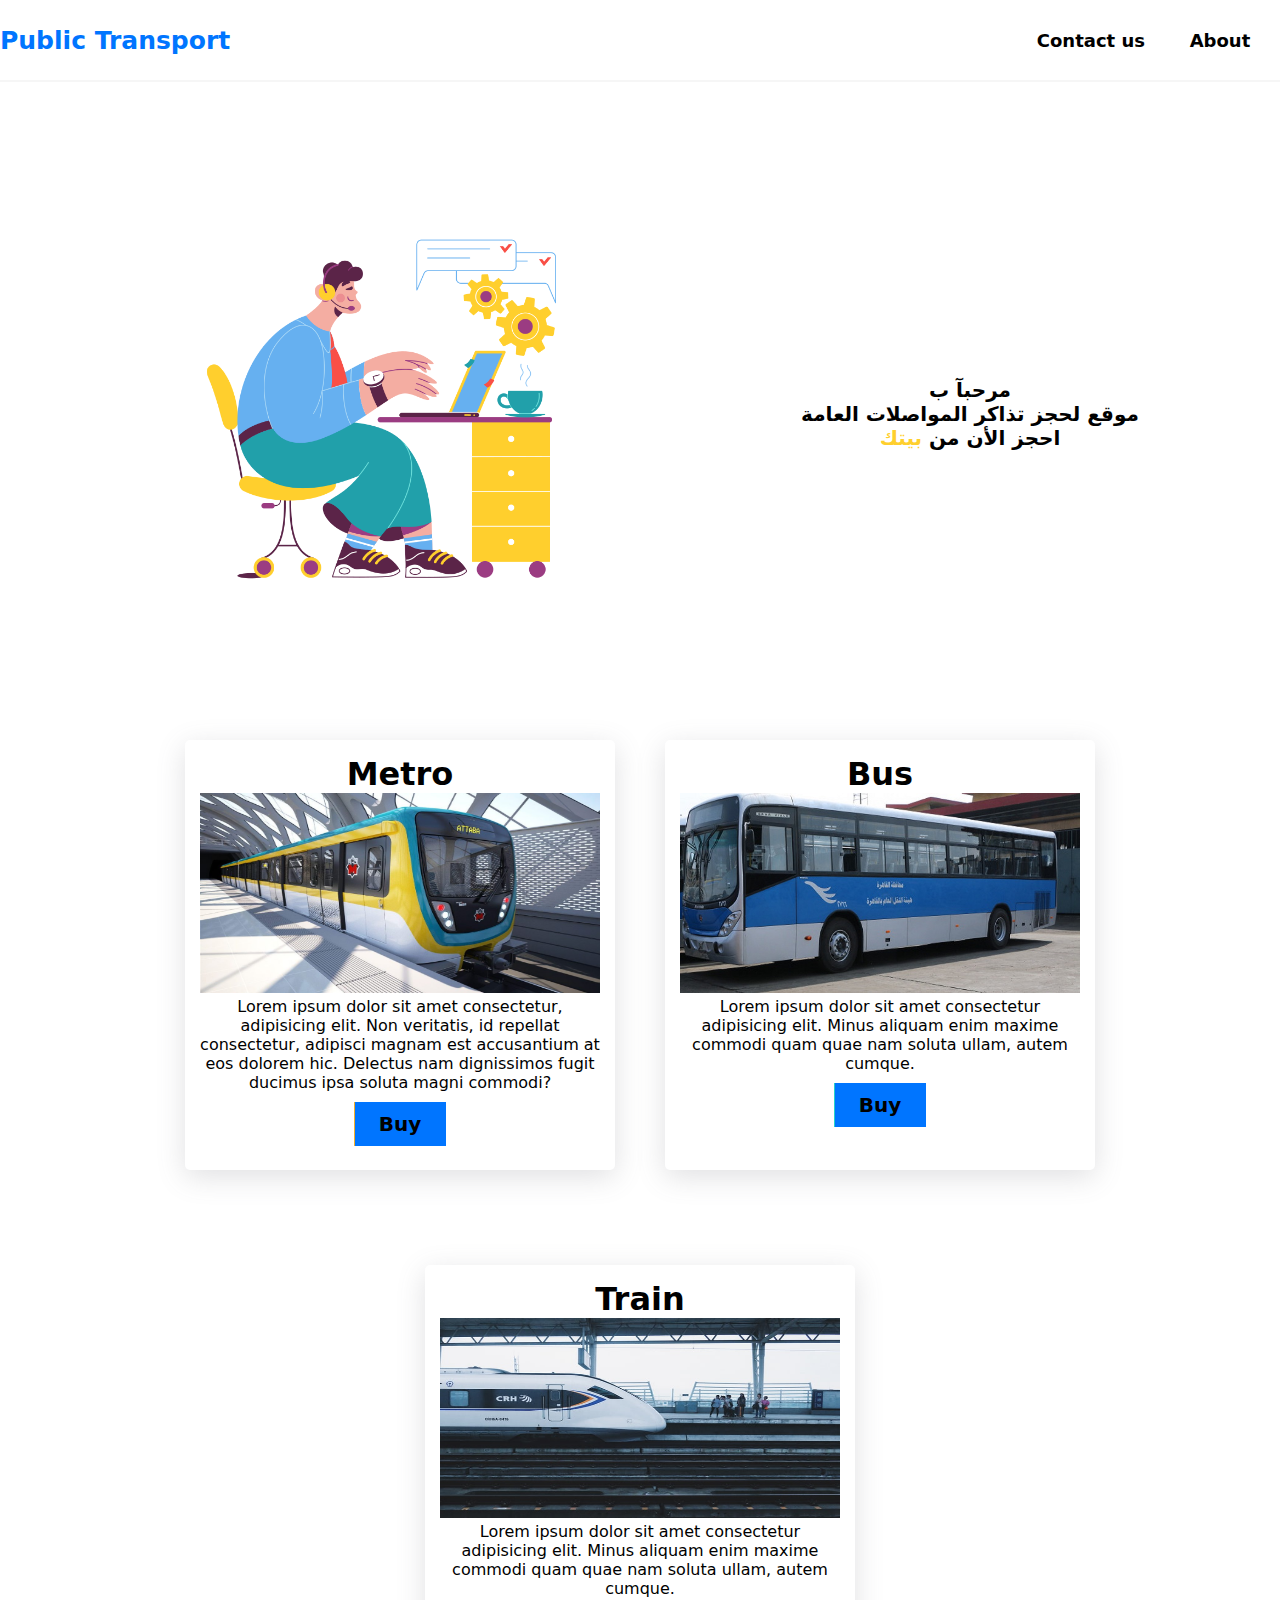
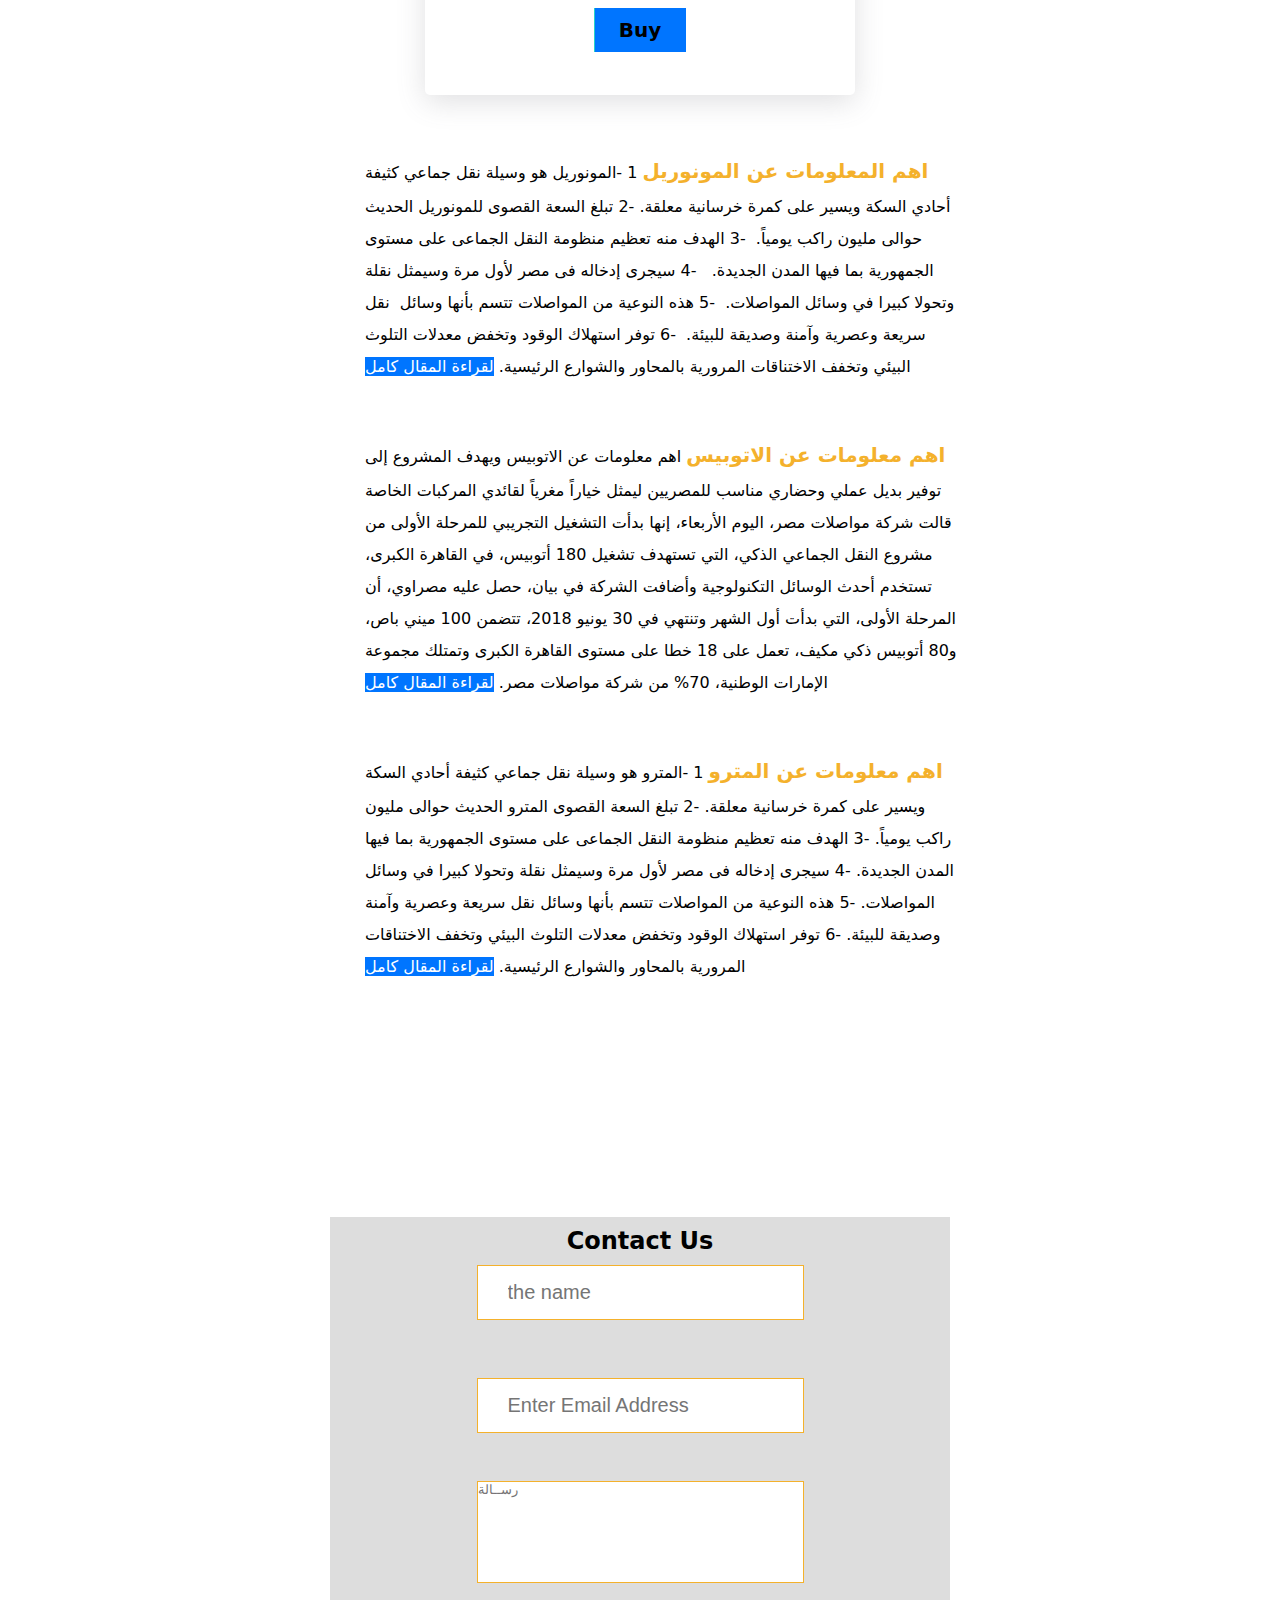
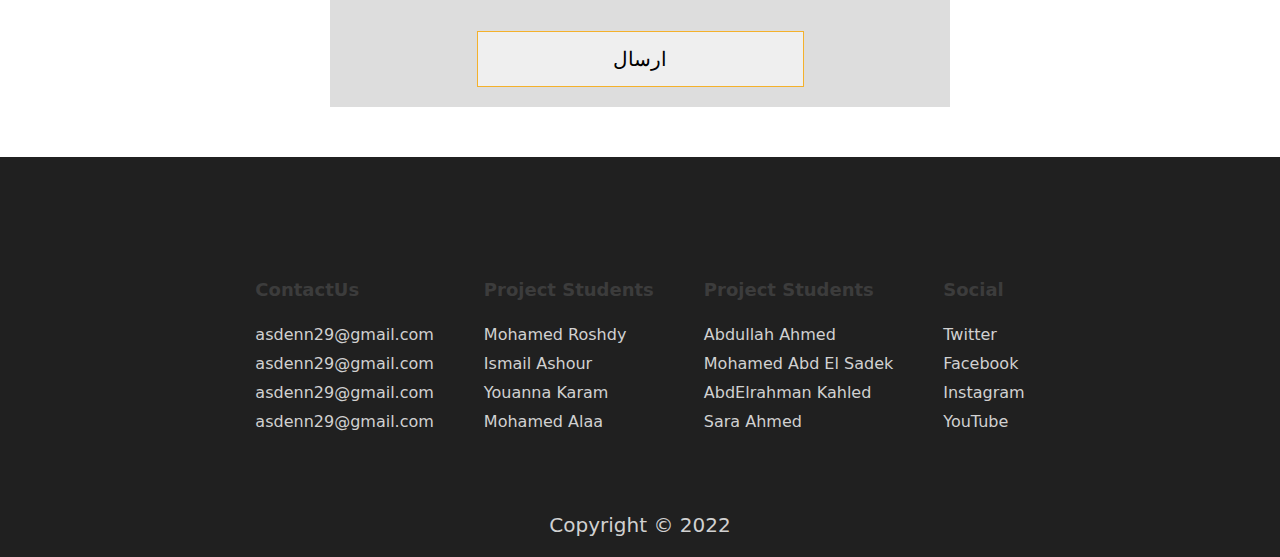
<file: index.html>
<!DOCTYPE html>
<html lang="en">

<head>
    <meta charset="UTF-8">
    <meta http-equiv="X-UA-Compatible" content="IE=edge">
    <meta name="viewport" content="width=device-width, initial-scale=1.0">
    <link rel="icon" href="./imgs/train.png">
    <link rel="stylesheet" href="./css/main.css">
    <link rel="stylesheet" href="./html/monorailArticle.html">
    <title>Public Transport</title>
</head>

<body>
    <!--بداية كود الهيدر-->
    <div class="header">
        <div class="container">
            <div class="name-header">Public Transport</div>

            <div class="right-nav">
                <div class="link-header">
                    <!-- <a href="./html/login.html" target="blank">Login</a> -->
                    <a href="#contactUs">Contact us</a>
                    <a href="#about">About</a>                    
                    <!-- <a href="./index.html">Home </a> -->
                </div>
            </div>
        </div>
    </div>
    <!--نهاية كود الهيدر-->

    <!-- بداية كود الكونتينر بيدج -->

    <div class="container-page">
        <!-- بداية كود اول ديف -->
        <div class="Welcome-site">
            <div class="imgs">
                <img src="./imgs/sammy-service-support.png" alt="">
            </div>

            <div class="text">
                <p id="text1"></p>
                <p>موقع لحجز تذاكر المواصلات العامة</p>
                <p>احجز الأن من <span>بيتك</span></p>
            </div>
        </div>
        <!-- نهاية كود اول ديف -->

        <!-- بداية كود المنتجات -->

        <div class="products" id="products">


            <div class="box">
                <h1>Metro</h1>
                <img src="./metro/Graduation Project/imgmetro.jpg">
                <p>Lorem ipsum dolor sit amet consectetur, adipisicing elit. Non veritatis, id repellat consectetur,
                    adipisci magnam est accusantium at eos dolorem hic. Delectus nam dignissimos fugit ducimus ipsa
                    soluta magni commodi?</p>
                <a href="./metro/Graduation Project/index.html" target="blank" id="a0">Buy</a>
            </div>


            <div class="box">
                <h1>Bus</h1>
                <img src="./bus/Graduation Project/html2.jpg">
                <p>Lorem ipsum dolor sit amet consectetur adipisicing elit. Minus aliquam enim maxime commodi quam quae nam soluta ullam, autem cumque. </p>
                <a href="./bus/Graduation Project/index.html" target="blank" id="a1">Buy</a>
            </div>
            <div class="box">
                <h1>Train</h1>
                <img src="./train/Graduation Project/imgs/lu1187490788-GH9fV3tHvfY-unsplash.jpg">
                <p>Lorem ipsum dolor sit amet consectetur adipisicing elit. Minus aliquam enim maxime commodi quam quae nam soluta ullam, autem cumque. </p>
                <a href="./train/Graduation Project/index.html" target="blank" id="a1">Buy</a>
            </div>

        </div>
        <!-- نهاية كود المنتجات -->


        <!-- عنوان -->

        <!-- <div class="title-about">
            <h1>معلومات عن المونوريل</h1>
        </div> -->

        <!-- عنوان -->


        <!-- بداية كود من نحن -->

        <div class="about" id="about">
            <div class="about-imga">
                <img src="./imgs/lu1187490788-GH9fV3tHvfY-unsplash.jpg" alt="">
            </div>



            <div class="about-text">
                <p>
                    <span>اهم المعلومات عن المونوريل</span>
                    1 -المونوريل هو وسيلة نقل جماعي كثيفة أحادي السكة ويسير على كمرة خرسانية معلقة.
                    -2 تبلغ السعة القصوى للمونوريل الحديث حوالى مليون راكب يومياً.
                     -3 الهدف منه تعظيم منظومة النقل الجماعى على مستوى الجمهورية بما فيها المدن الجديدة.
                      -4 سيجرى إدخاله فى مصر لأول مرة وسيمثل نقلة وتحولا كبيرا في وسائل المواصلات.
                     -5 هذه النوعية من المواصلات تتسم بأنها وسائل  نقل سريعة وعصرية وآمنة وصديقة للبيئة.
                     -6 توفر استهلاك الوقود وتخفض معدلات التلوث البيئي وتخفف الاختناقات المرورية بالمحاور والشوارع
                    الرئيسية.
                    <a href="./html/monorailArticle.html" target="blank">لقراءة المقال كامل</a>
                </p>
            </div>
            

        </div>

        <!-- نهاية كود من نحن -->




        <!-- بداية كود من نحن -->

        <div class="about" id="about">
            <div class="about-imga">
                <img src="./bus/Graduation Project/html1.jpg" alt="">
            </div>



            <div class="about-text">
                <p>
                    <span>اهم معلومات عن الاتوبيس</span>

                    اهم معلومات عن الاتوبيس
                    ويهدف المشروع إلى توفير بديل عملي وحضاري مناسب للمصريين ليمثل خياراً مغرياً لقائدي المركبات الخاصة قالت شركة مواصلات مصر، اليوم الأربعاء، إنها بدأت التشغيل التجريبي للمرحلة الأولى من مشروع النقل
                    الجماعي الذكي، التي تستهدف تشغيل 180 أتوبيس، في القاهرة الكبرى، تستخدم أحدث الوسائل التكنولوجية
                    وأضافت الشركة في بيان، حصل عليه مصراوي، أن المرحلة الأولى، التي بدأت أول الشهر وتنتهي في 30 يونيو
                    2018، تتضمن 100 ميني باص، و80 أتوبيس ذكي مكيف، تعمل على 18 خطا على مستوى القاهرة الكبرى
                    وتمتلك مجموعة الإمارات الوطنية، 70% من شركة مواصلات مصر.
                    <a href="./bus/Graduation Project/html/monorailArticle.html" target="blank">لقراءة المقال كامل</a>
                </p>
            </div>
            

        </div>

        <!-- نهاية كود من نحن -->




        <!-- بداية كود من نحن -->

        <div class="about" id="about">
            <div class="about-imga">
                <img src="./metro/Graduation Project/imgmetro.jpg" alt="">
            </div>



            <div class="about-text">
                <p>
                    <span>اهم معلومات عن المترو</span>
                    1 -المترو هو وسيلة نقل جماعي كثيفة أحادي السكة ويسير على كمرة خرسانية معلقة. 
                    -2 تبلغ السعة القصوى المترو الحديث حوالى مليون راكب يومياً.  
                    -3 الهدف منه تعظيم منظومة النقل الجماعى على مستوى الجمهورية بما فيها المدن الجديدة.  
                    -4 سيجرى إدخاله فى مصر لأول مرة وسيمثل نقلة وتحولا كبيرا في وسائل المواصلات.  
                    -5 هذه النوعية من المواصلات تتسم بأنها وسائل  نقل سريعة وعصرية وآمنة وصديقة للبيئة. 
                    -6 توفر استهلاك الوقود وتخفض معدلات التلوث البيئي وتخفف الاختناقات المرورية بالمحاور والشوارع الرئيسية.
                    <a href="./metro/Graduation Project/html/monorailArticle.html" target="blank">لقراءة المقال كامل</a>
                </p>
            </div>
            

        </div>

        <!-- نهاية كود من نحن -->



    </div>
    <!-- نهاية كود الكونتينر بيدج -->

    <!-- بداية كود اتصل بنا -->    

        <div class="contactUs" id="contactUs">
        <form>
            <h2>Contact Us</h2>
            <input type="text" placeholder="the name"> <br>
            <br>
            <input type="email" required placeholder="Enter Email Address "><br>
            <br>
            <textarea placeholder="رســالة"></textarea> <br>
            <br>

            <input id="inpSginIn" type="Submit" value="ارسال">
        </form>
    </div>

    <!-- نهاية كود اتصل بنا -->


    <!-- بداية كود الفوتر -->

    <div class="footer">        
        <div class="containerFooter">

            <div class="fcontactUs">
                <h1>ContactUs</h1>
                <a href="mailto:asdenn29@gmail.com">asdenn29@gmail.com</a>
                <a href="mailto:asdenn29@gmail.com">asdenn29@gmail.com</a>
                <a href="mailto:asdenn29@gmail.com">asdenn29@gmail.com</a>
                <a href="mailto:asdenn29@gmail.com">asdenn29@gmail.com</a>
            </div>

            <div class="fcontactUs">
                <h1>Project Students</h1>
                <h2>Mohamed Roshdy</h2>
                <h2>Ismail Ashour</h2>
                <h2>Youanna Karam</h2>
                <h2>Mohamed Alaa</h2>
            </div>

            <div class="fcontactUs">
                <h1>Project Students</h1>
                <h2>Abdullah Ahmed</h2>                
                <h2>Mohamed Abd El Sadek</h2>
                <h2>AbdElrahman Kahled</h2>
                <h2>Sara Ahmed</h2>
            </div>

            <div class="fcontactUs">
                <h1>Social</h1>
                <h2>Twitter</h2>
                <h2>Facebook</h2>
                <h2>Instagram</h2>                
                <h2>YouTube</h2>
            </div>

        </div>

        <div class="copyright">
            <h1>Copyright &copy; 2022</h1>
        </div>

    </div>

    <!-- نهاية كود الفوتر -->

    <script src="./js/main.js"></script>
</body>

</html>
</file>
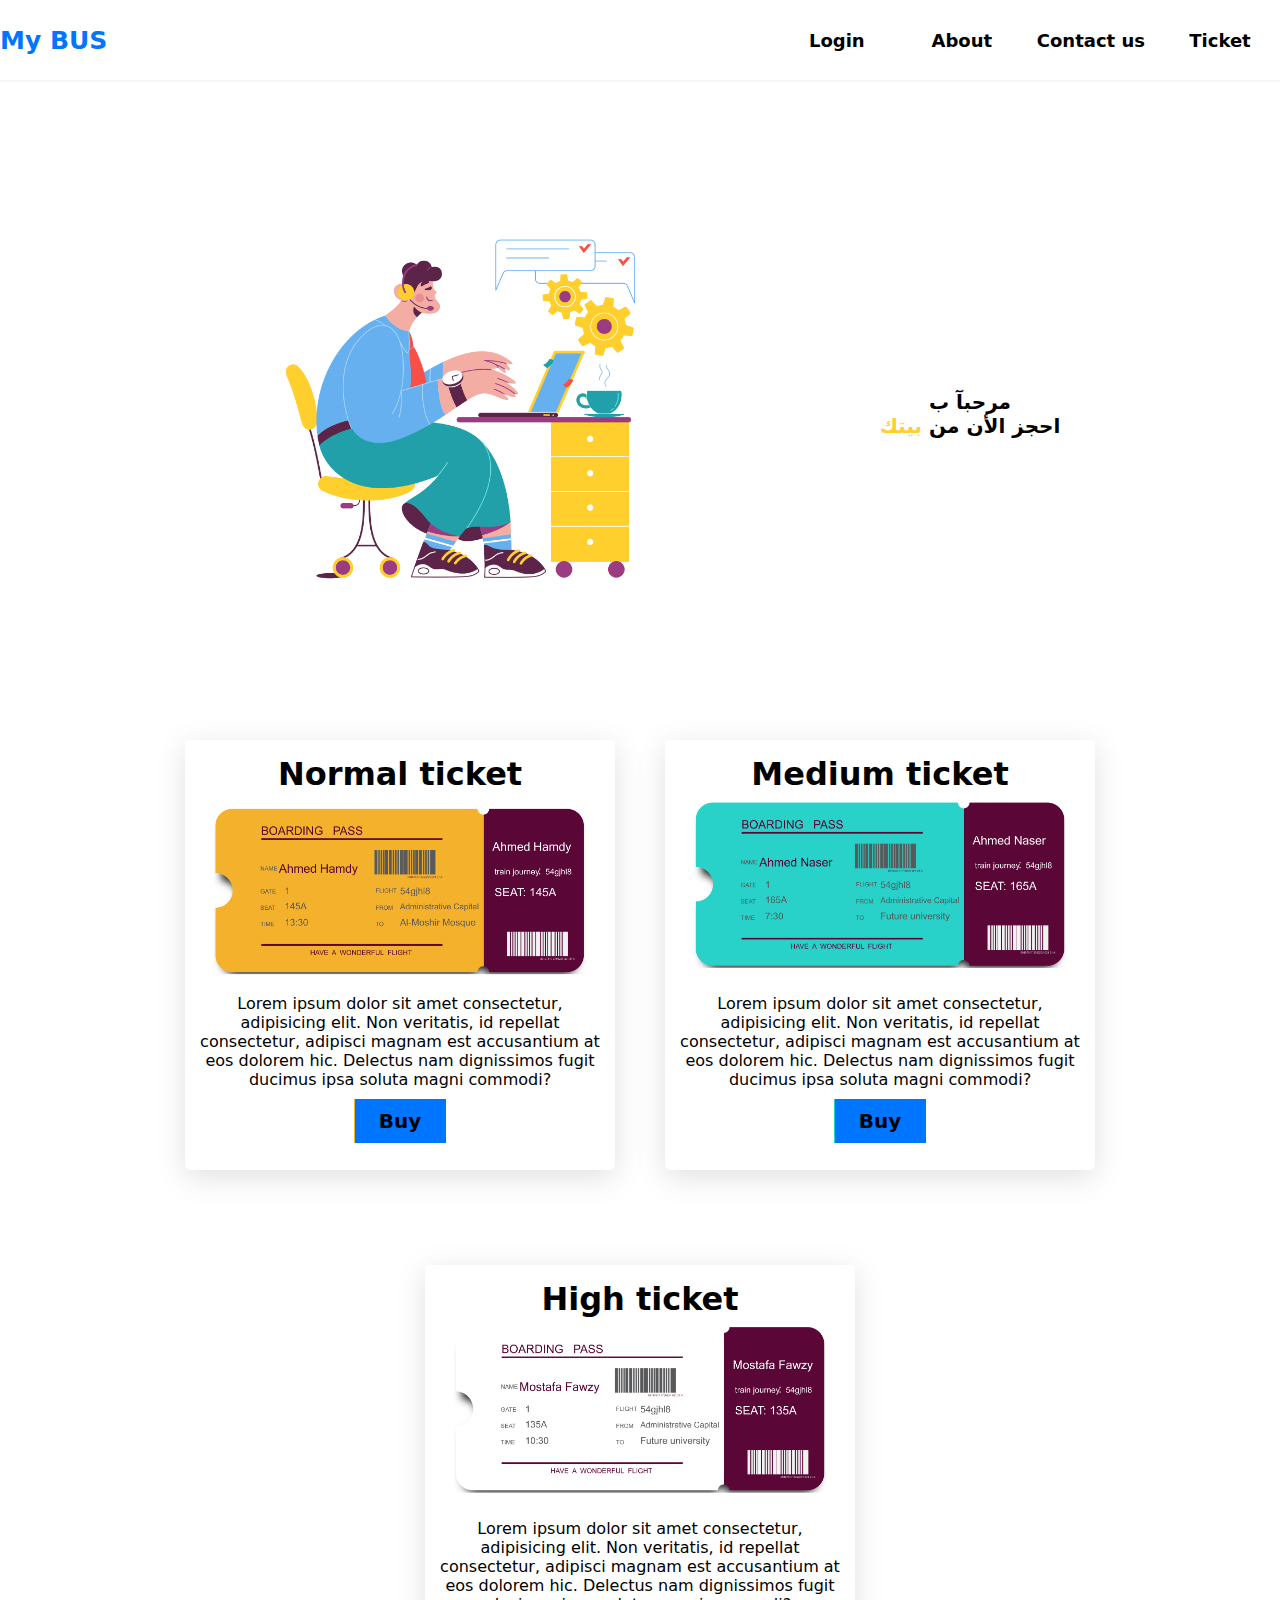
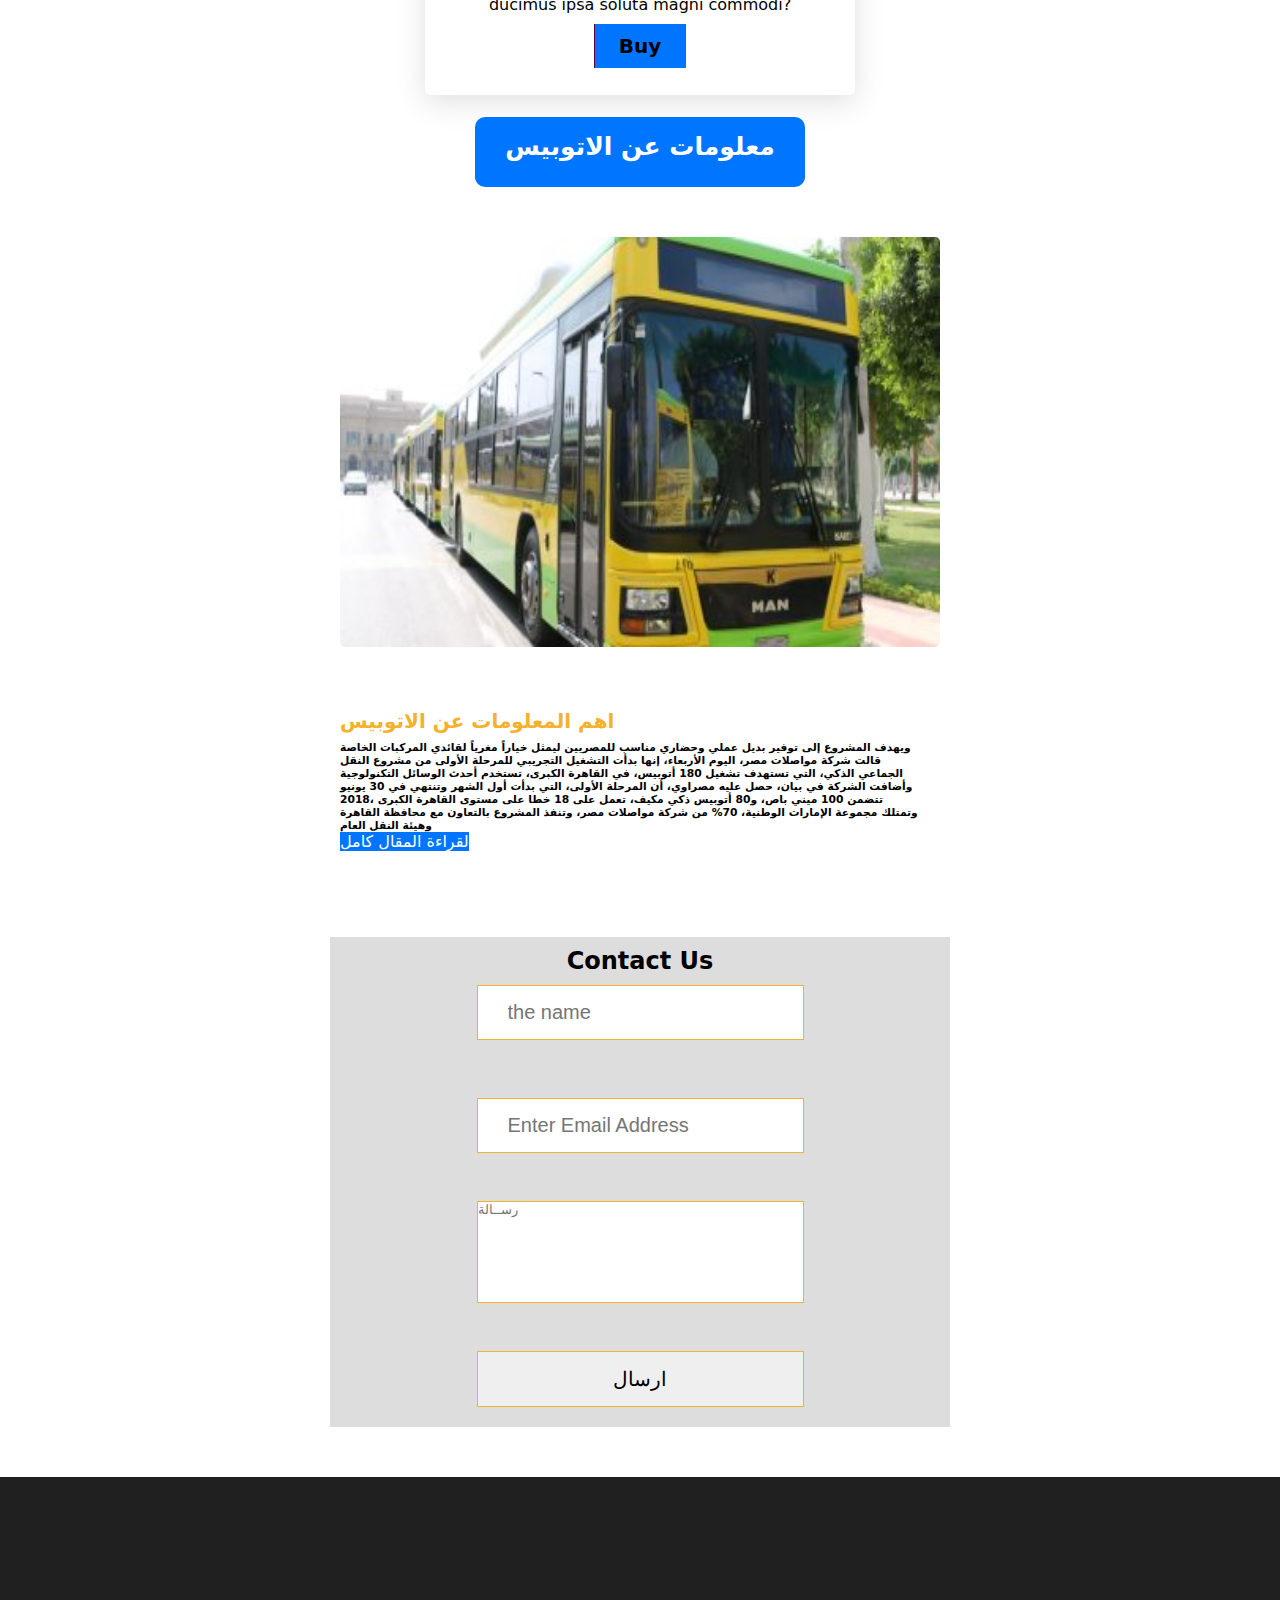
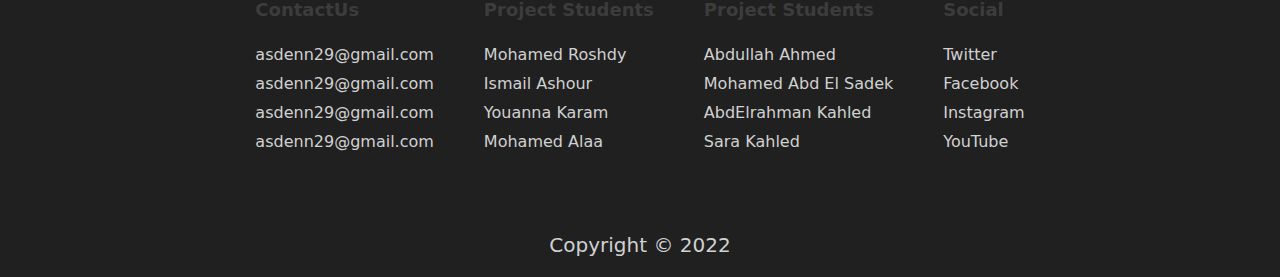
<file: bus/Graduation Project/index.html>
<!DOCTYPE html>
<html lang="en">

<head>
    <meta charset="UTF-8">
    <meta http-equiv="X-UA-Compatible" content="IE=edge">
    <meta name="viewport" content="width=device-width, initial-scale=1.0">
    <link rel="icon" href="./imgs/train.png">
    <link rel="stylesheet" href="./css/main.css">
    <link rel="stylesheet" href="./html/monorailArticle.html">
    <title>Graduation Project</title>
</head>

<body>
    <!--بداية كود الهيدر-->
    <div class="header">
        <div class="container">
            <div class="name-header">My BUS</div>

            <div class="right-nav">
                <div class="link-header">
                    <a href="./html/login.html" target="blank">Login</a>
                    <a href="#about">About</a>
                    <a href="#contactUs">Contact us</a>
                    <a href="#products">Ticket </a>
                </div>
            </div>
        </div>
    </div>
    <!--نهاية كود الهيدر-->

    <!-- بداية كود الكونتينر بيدج -->

    <div class="container-page">
        <!-- بداية كود اول ديف -->
        <div class="Welcome-site">
            <div class="imgs">
                <img src="./imgs/sammy-service-support.png" alt="">
            </div>

            <div class="text">
                <p id="text1"></p>
                <p>احجز الأن من <span>بيتك</span></p>
            </div>
        </div>
        <!-- نهاية كود اول ديف -->

        <!-- بداية كود المنتجات -->

        <div class="products" id="products">


            <div class="box">
                <h1>Normal ticket</h1>
                <img src="./imgs/AhmedHamdy.jpg">
                <p>Lorem ipsum dolor sit amet consectetur, adipisicing elit. Non veritatis, id repellat consectetur,
                    adipisci magnam est accusantium at eos dolorem hic. Delectus nam dignissimos fugit ducimus ipsa
                    soluta magni commodi?</p>
                <a href="./html/login.html" target="blank" id="a0">Buy</a>
            </div>


            <div class="box">
                <h1>Medium ticket</h1>
                <img src="./imgs/AhmedNaser.jpg">
                <p>Lorem ipsum dolor sit amet consectetur, adipisicing elit. Non veritatis, id repellat consectetur,
                    adipisci magnam est accusantium at eos dolorem hic. Delectus nam dignissimos fugit ducimus ipsa
                    soluta magni commodi?</p>
                <a href="./html/login.html" target="blank" id="a1">Buy</a>
            </div>


            <div class="box">
                <h1>High ticket</h1>
                <img src="./imgs/Mostafa Fawzy.jpg">
                <p>Lorem ipsum dolor sit amet consectetur, adipisicing elit. Non veritatis, id repellat consectetur,
                    adipisci magnam est accusantium at eos dolorem hic. Delectus nam dignissimos fugit ducimus ipsa
                    soluta magni commodi?</p>
                <a href="./html/login.html" target="blank" id="a2">Buy</a>
            </div>

        </div>
        <!-- نهاية كود المنتجات -->


        <!-- عنوان -->

        <div class="title-about">
            <h1>معلومات عن الاتوبيس</h1>
        </div>

        <!-- عنوان -->


        <!-- بداية كود من نحن -->

        <div class="about" id="about">
            <div class="about-imga">
                <img src="./html1.jpg" alt="">
            </div>

            <div class="about-text">
                <p>
                    <span>اهم المعلومات عن الاتوبيس</span>
                    <h6>ويهدف المشروع إلى توفير بديل عملي وحضاري مناسب للمصريين ليمثل خياراً مغرياً لقائدي المركبات الخاصة قالت شركة مواصلات مصر، اليوم الأربعاء، إنها بدأت التشغيل التجريبي للمرحلة الأولى من مشروع النقل </h6>
                    <h6>الجماعي الذكي، التي تستهدف تشغيل 180 أتوبيس، في القاهرة الكبرى، تستخدم أحدث الوسائل التكنولوجية</h6>
                    <h6>وأضافت الشركة في بيان، حصل عليه مصراوي، أن المرحلة الأولى، التي بدأت أول الشهر وتنتهي في 30 يونيو </h6>
                    <h6>2018، تتضمن 100 ميني باص، و80 أتوبيس ذكي مكيف، تعمل على 18 خطا على مستوى القاهرة الكبرى</h6>
                    <h6>وتمتلك مجموعة الإمارات الوطنية، 70% من شركة مواصلات مصر، وتنفذ المشروع بالتعاون مع محافظة القاهرة وهيئة النقل العام </h6>
                    <a href="./html/monorailArticle.html" target="blank">لقراءة المقال كامل</a>
                </p>
            </div>

        </div>

        <!-- نهاية كود من نحن -->



    </div>
    <!-- نهاية كود الكونتينر بيدج -->

    <!-- بداية كود اتصل بنا -->    

        <div class="contactUs" id="contactUs">
        <form>
            <h2>Contact Us</h2>
            <input type="text" placeholder="the name"> <br>
            <br>
            <input type="email" required placeholder="Enter Email Address "><br>
            <br>
            <textarea placeholder="رســالة"></textarea> <br>
            <br>

            <input id="inpSginIn" type="Submit" value="ارسال">
        </form>
    </div>

    <!-- نهاية كود اتصل بنا -->


    <!-- بداية كود الفوتر -->

    <div class="footer">        
        <div class="containerFooter">

            <div class="fcontactUs">
                <h1>ContactUs</h1>
                <a href="mailto:asdenn29@gmail.com">asdenn29@gmail.com</a>
                <a href="mailto:asdenn29@gmail.com">asdenn29@gmail.com</a>
                <a href="mailto:asdenn29@gmail.com">asdenn29@gmail.com</a>
                <a href="mailto:asdenn29@gmail.com">asdenn29@gmail.com</a>
            </div>

            <div class="fcontactUs">
                <h1>Project Students</h1>
                <h2>Mohamed Roshdy</h2>
                <h2>Ismail Ashour</h2>
                <h2>Youanna Karam</h2>
                <h2>Mohamed Alaa</h2>
            </div>

            <div class="fcontactUs">
                <h1>Project Students</h1>
                <h2>Abdullah Ahmed</h2>                
                <h2>Mohamed Abd El Sadek</h2>
                <h2>AbdElrahman Kahled</h2>
                <h2>Sara Kahled</h2>
            </div>

            <div class="fcontactUs">
                <h1>Social</h1>
                <h2>Twitter</h2>
                <h2>Facebook</h2>
                <h2>Instagram</h2>                
                <h2>YouTube</h2>
            </div>

        </div>

        <div class="copyright">
            <h1>Copyright &copy; 2022</h1>
        </div>

    </div>

    <!-- نهاية كود الفوتر -->

    <script src="./js/main.js"></script>
</body>

</html>
</file>
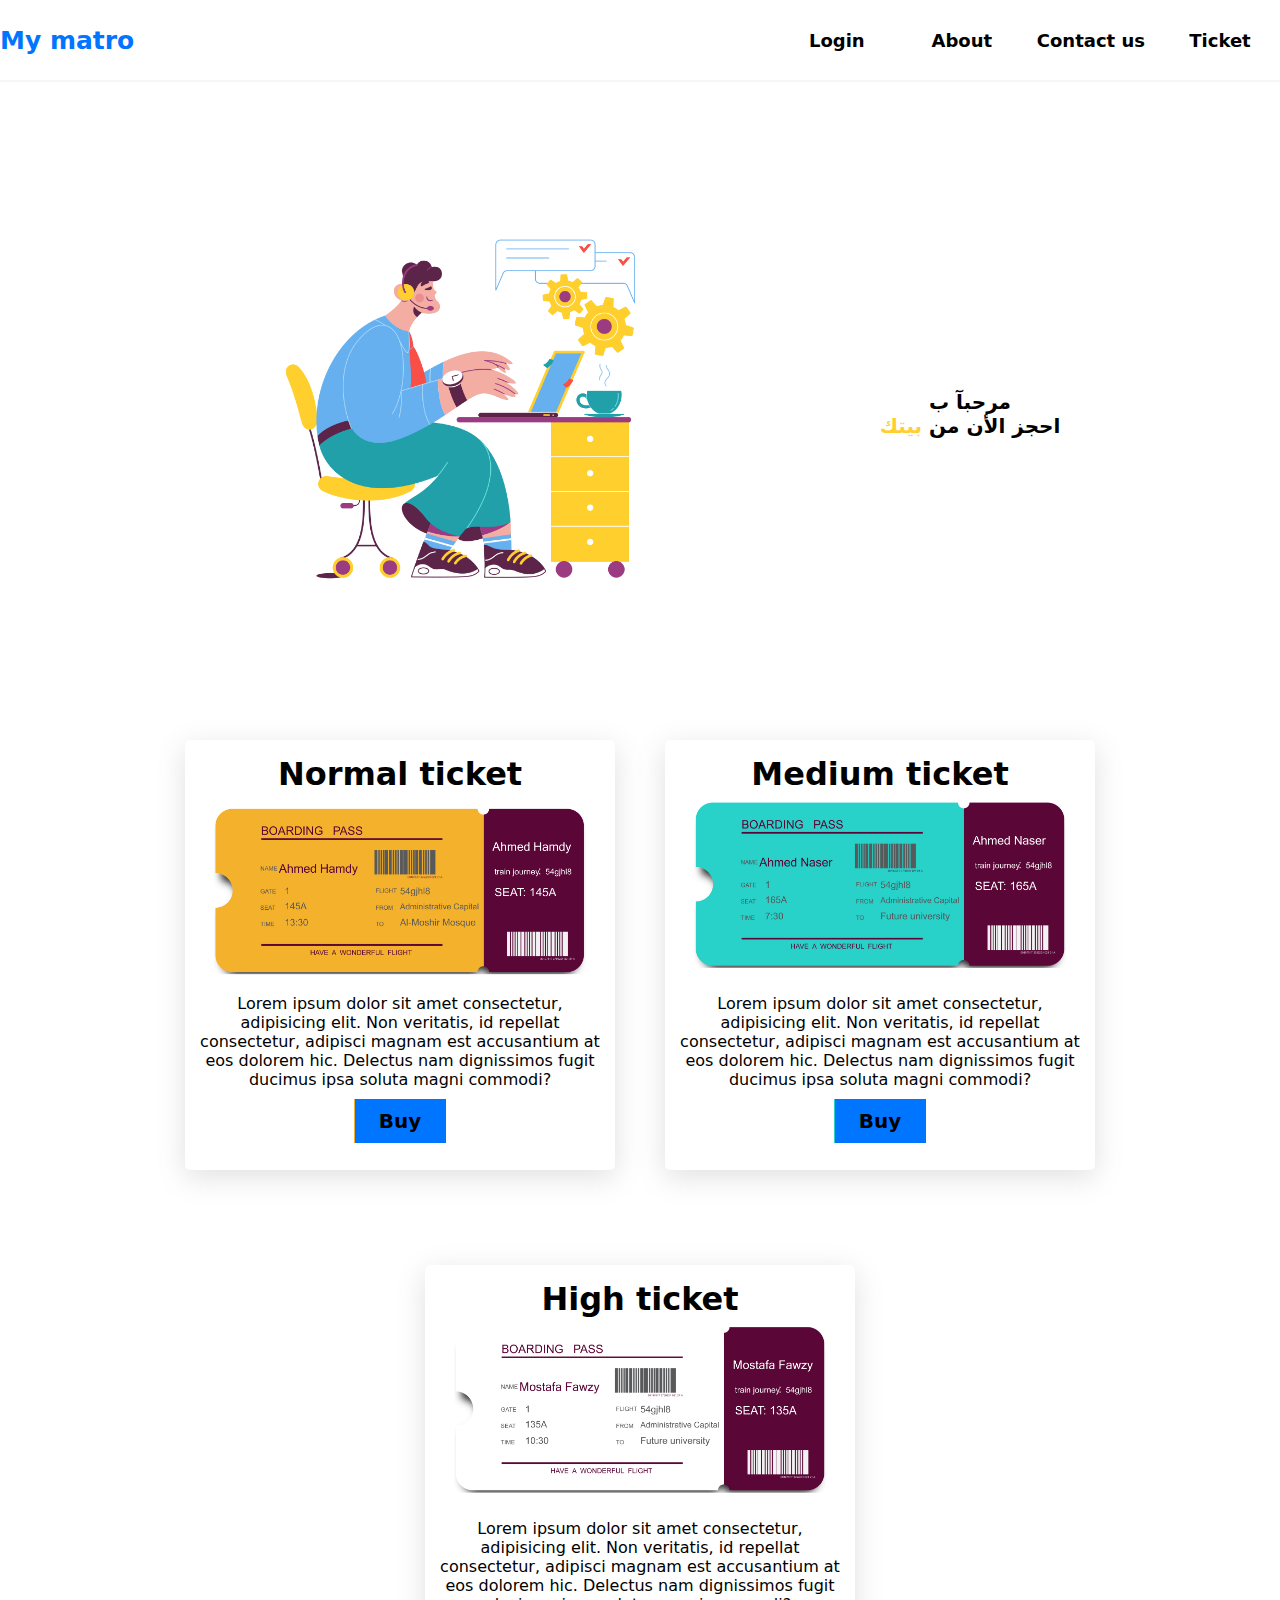
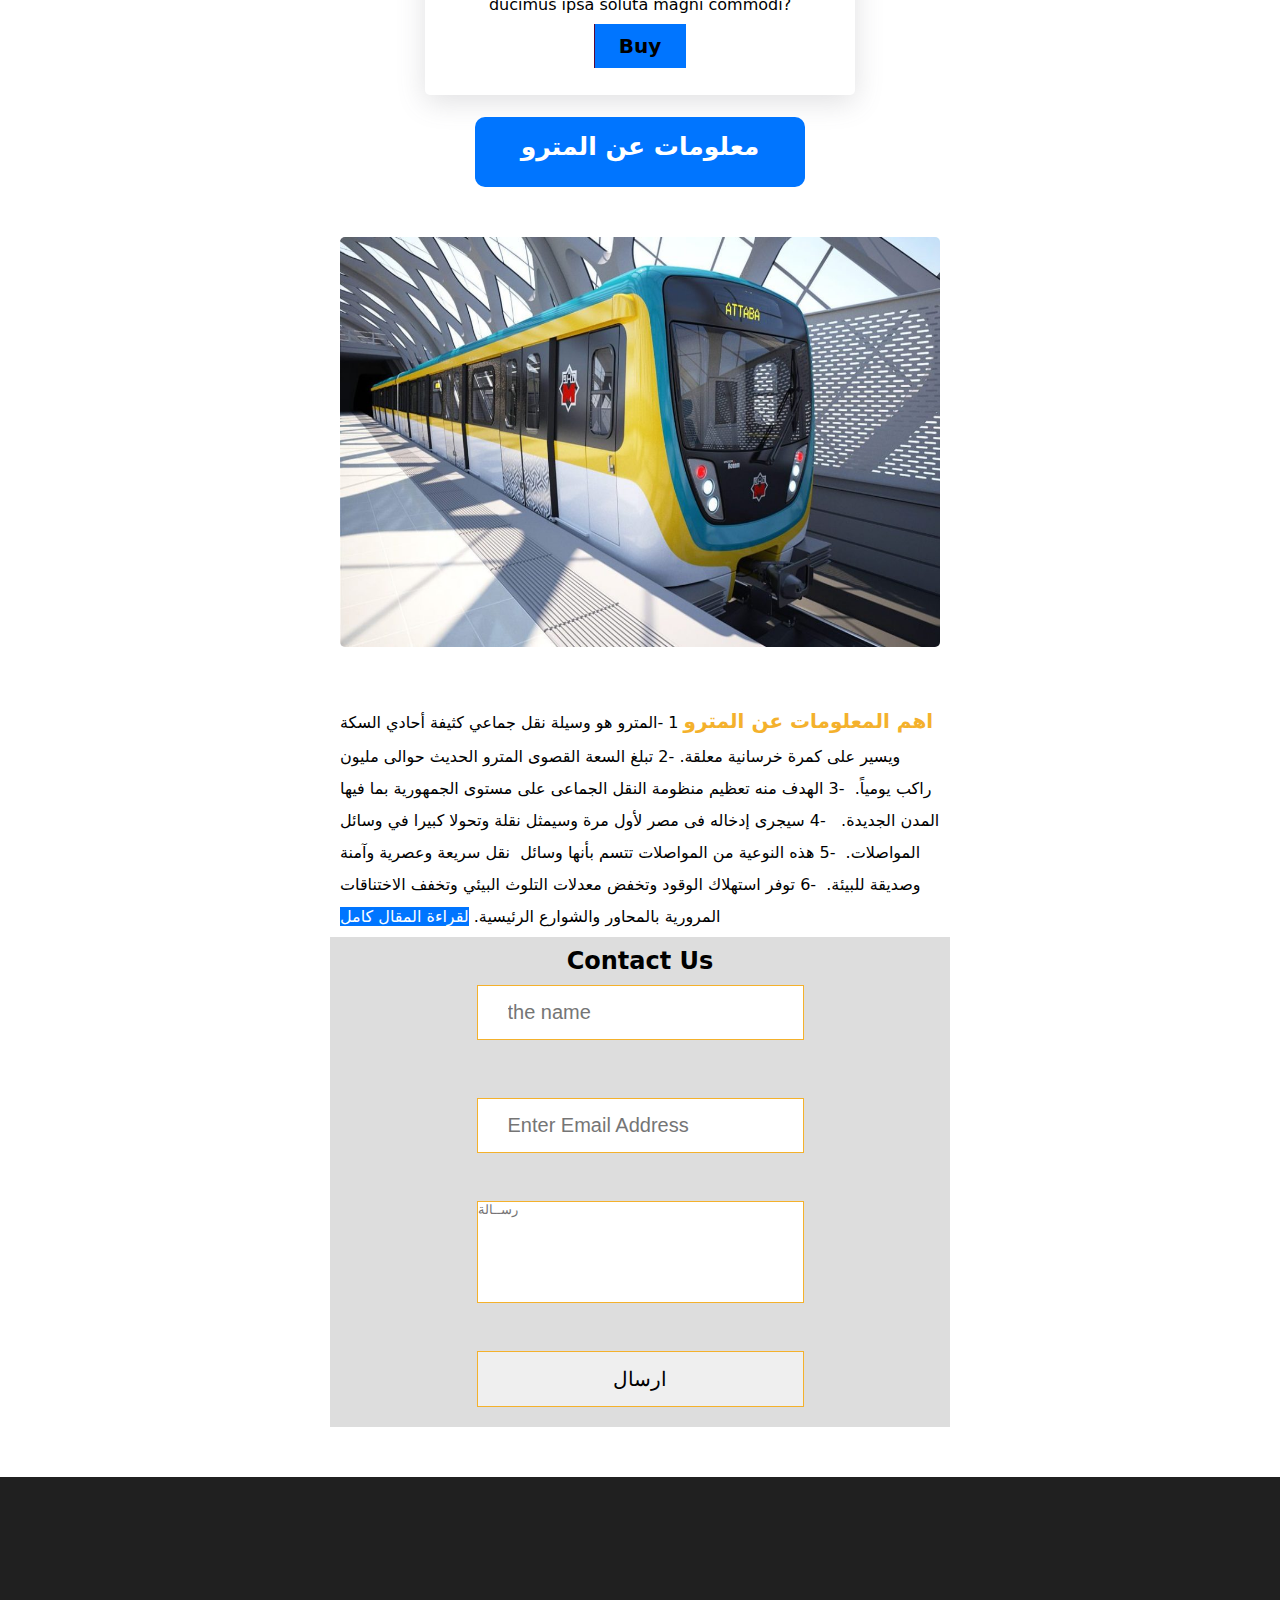
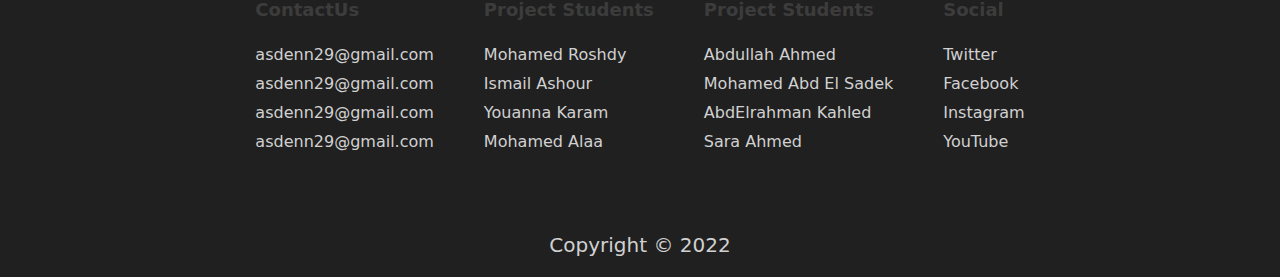
<file: metro/Graduation Project/index.html>
<!DOCTYPE html>
<html lang="en">

<head>
    <meta charset="UTF-8">
    <meta http-equiv="X-UA-Compatible" content="IE=edge">
    <meta name="viewport" content="width=device-width, initial-scale=1.0">
    <link rel="icon" href="./imgs/train.png">
    <link rel="stylesheet" href="./css/main.css">
    <link rel="stylesheet" href="./html/monorailArticle.html">
    <title>Graduation Project</title>
</head>

<body>
    <!--بداية كود الهيدر-->
    <div class="header">
        <div class="container">
            <div class="name-header">My matro</div>

            <div class="right-nav">
                <div class="link-header">
                    <a href="./html/login.html" target="blank">Login</a>
                    <a href="#about">About</a>
                    <a href="#contactUs">Contact us</a>
                    <a href="#products">Ticket </a>
                </div>
            </div>
        </div>
    </div>
    <!--نهاية كود الهيدر-->

    <!-- بداية كود الكونتينر بيدج -->

    <div class="container-page">
        <!-- بداية كود اول ديف -->
        <div class="Welcome-site">
            <div class="imgs">
                <img src="./imgs/sammy-service-support.png" alt="">
            </div>

            <div class="text">
                <p id="text1"></p>
                <p>احجز الأن من <span>بيتك</span></p>
            </div>
        </div>
        <!-- نهاية كود اول ديف -->

        <!-- بداية كود المنتجات -->

        <div class="products" id="products">


            <div class="box">
                <h1>Normal ticket</h1>
                <img src="./imgs/AhmedHamdy.jpg">
                <p>Lorem ipsum dolor sit amet consectetur, adipisicing elit. Non veritatis, id repellat consectetur,
                    adipisci magnam est accusantium at eos dolorem hic. Delectus nam dignissimos fugit ducimus ipsa
                    soluta magni commodi?</p>
                <a href="./html/login.html" target="blank" id="a0">Buy</a>
            </div>


            <div class="box">
                <h1>Medium ticket</h1>
                <img src="./imgs/AhmedNaser.jpg">
                <p>Lorem ipsum dolor sit amet consectetur, adipisicing elit. Non veritatis, id repellat consectetur,
                    adipisci magnam est accusantium at eos dolorem hic. Delectus nam dignissimos fugit ducimus ipsa
                    soluta magni commodi?</p>
                <a href="./html/login.html" target="blank" id="a1">Buy</a>
            </div>


            <div class="box">
                <h1>High ticket</h1>
                <img src="./imgs/Mostafa Fawzy.jpg">
                <p>Lorem ipsum dolor sit amet consectetur, adipisicing elit. Non veritatis, id repellat consectetur,
                    adipisci magnam est accusantium at eos dolorem hic. Delectus nam dignissimos fugit ducimus ipsa
                    soluta magni commodi?</p>
                <a href="./html/login.html" target="blank" id="a2">Buy</a>
            </div>

        </div>
        <!-- نهاية كود المنتجات -->


        <!-- عنوان -->

        <div class="title-about">
            <h1>معلومات عن المترو</h1>
        </div>

        <!-- عنوان -->


        <!-- بداية كود من نحن -->

        <div class="about" id="about">
            <div class="about-imga">
              <img src="./imgmetro.jpg">
            </div>

            <div class="about-text">
                <p>
                    <span>اهم المعلومات عن المترو</span>
                    1 -المترو هو وسيلة نقل جماعي كثيفة أحادي السكة ويسير على كمرة خرسانية معلقة.
                    -2 تبلغ السعة القصوى المترو الحديث حوالى مليون راكب يومياً.
                     -3 الهدف منه تعظيم منظومة النقل الجماعى على مستوى الجمهورية بما فيها المدن الجديدة.
                      -4 سيجرى إدخاله فى مصر لأول مرة وسيمثل نقلة وتحولا كبيرا في وسائل المواصلات.
                     -5 هذه النوعية من المواصلات تتسم بأنها وسائل  نقل سريعة وعصرية وآمنة وصديقة للبيئة.
                     -6 توفر استهلاك الوقود وتخفض معدلات التلوث البيئي وتخفف الاختناقات المرورية بالمحاور والشوارع
                    الرئيسية.
                    <a href="./html/monorailArticle.html" target="blank">لقراءة المقال كامل</a>
                </p>
            </div>

        </div>

        <!-- نهاية كود من نحن -->



    </div>
    <!-- نهاية كود الكونتينر بيدج -->

    <!-- بداية كود اتصل بنا -->    

        <div class="contactUs" id="contactUs">
        <form>
            <h2>Contact Us</h2>
            <input type="text" placeholder="the name"> <br>
            <br>
            <input type="email" required placeholder="Enter Email Address "><br>
            <br>
            <textarea placeholder="رســالة"></textarea> <br>
            <br>

            <input id="inpSginIn" type="Submit" value="ارسال">
        </form>
    </div>

    <!-- نهاية كود اتصل بنا -->


    <!-- بداية كود الفوتر -->

    <div class="footer">        
        <div class="containerFooter">

            <div class="fcontactUs">
                <h1>ContactUs</h1>
                <a href="mailto:asdenn29@gmail.com">asdenn29@gmail.com</a>
                <a href="mailto:asdenn29@gmail.com">asdenn29@gmail.com</a>
                <a href="mailto:asdenn29@gmail.com">asdenn29@gmail.com</a>
                <a href="mailto:asdenn29@gmail.com">asdenn29@gmail.com</a>
            </div>

            <div class="fcontactUs">
                <h1>Project Students</h1>
                <h2>Mohamed Roshdy</h2>
                <h2>Ismail Ashour</h2>
                <h2>Youanna Karam</h2>
                <h2>Mohamed Alaa</h2>
            </div>

            <div class="fcontactUs">
                <h1>Project Students</h1>
                <h2>Abdullah Ahmed</h2>                
                <h2>Mohamed Abd El Sadek</h2>
                <h2>AbdElrahman Kahled</h2>
                <h2>Sara Ahmed</h2>
            </div>

            <div class="fcontactUs">
                <h1>Social</h1>
                <h2>Twitter</h2>
                <h2>Facebook</h2>
                <h2>Instagram</h2>                
                <h2>YouTube</h2>
            </div>

        </div>

        <div class="copyright">
            <h1>Copyright &copy; 2022</h1>
        </div>

    </div>

    <!-- نهاية كود الفوتر -->

    <script src="./js/main.js"></script>
</body>

</html>
</file>
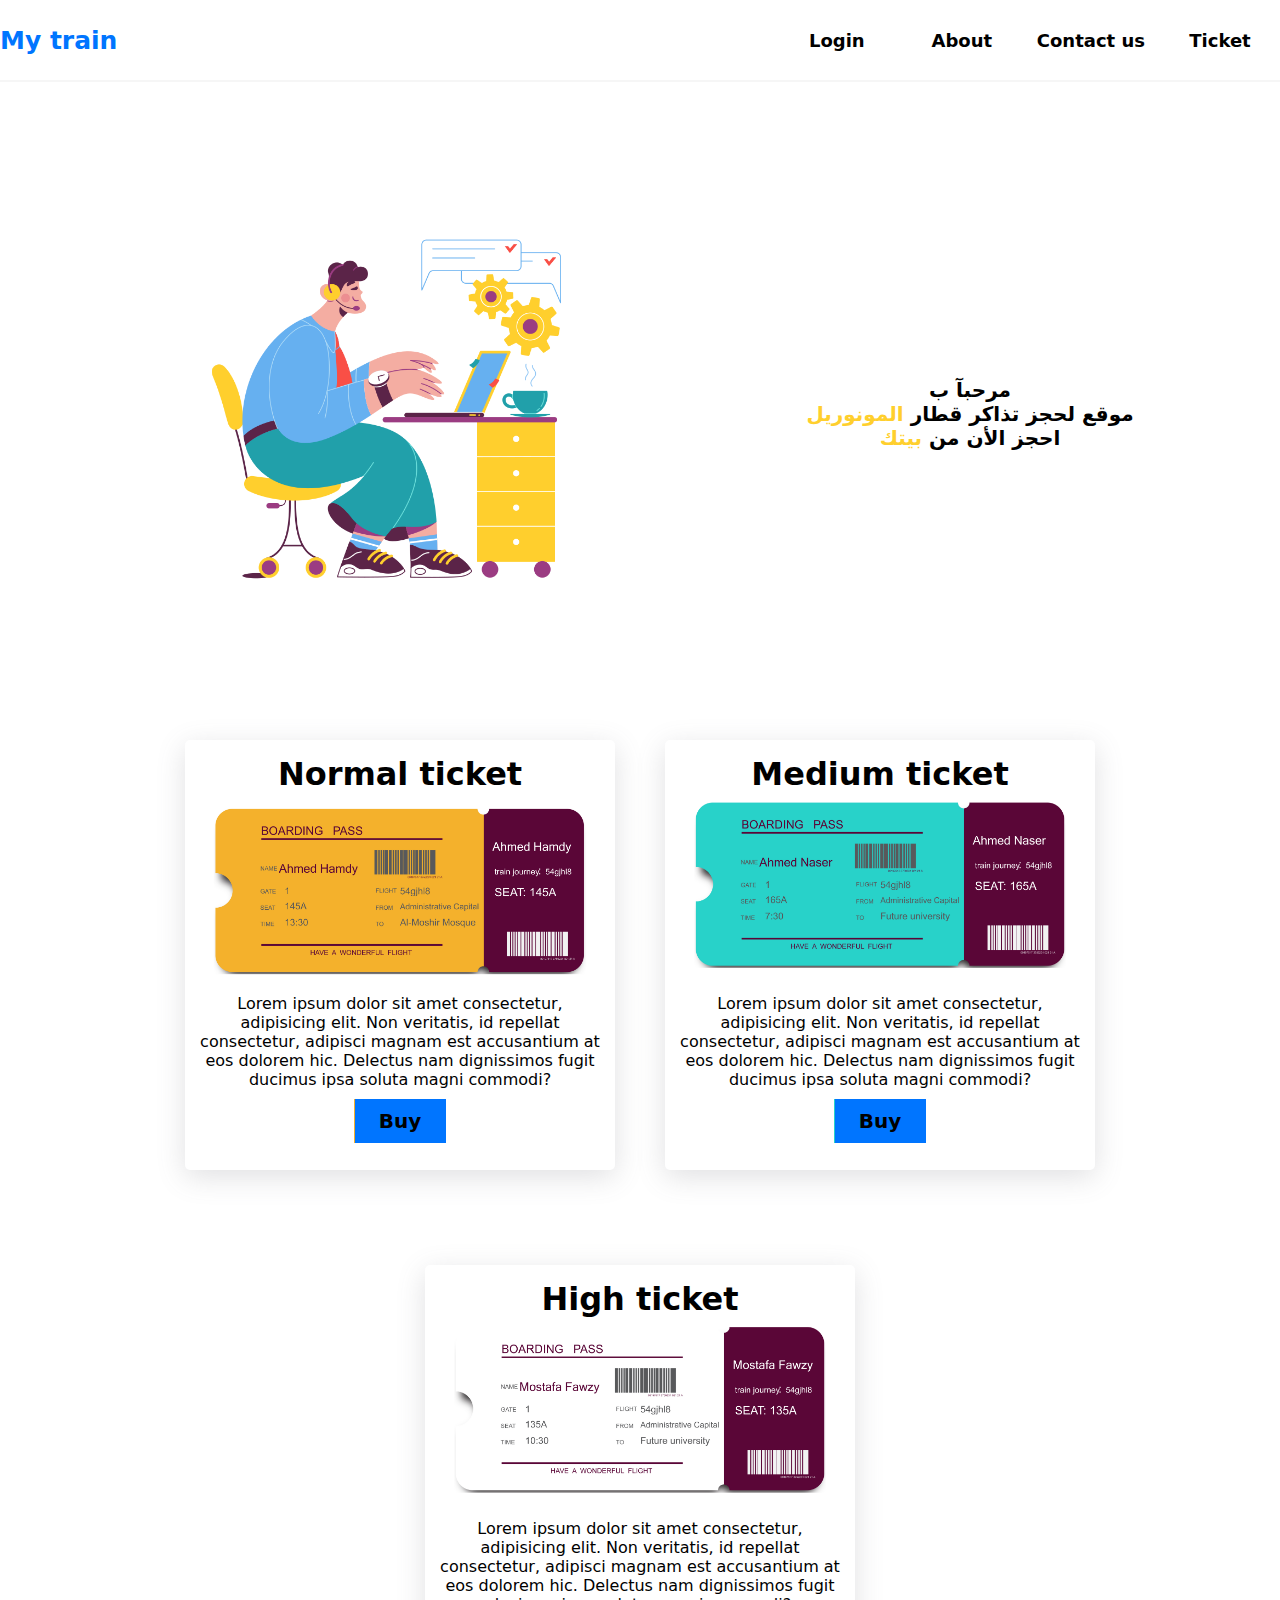
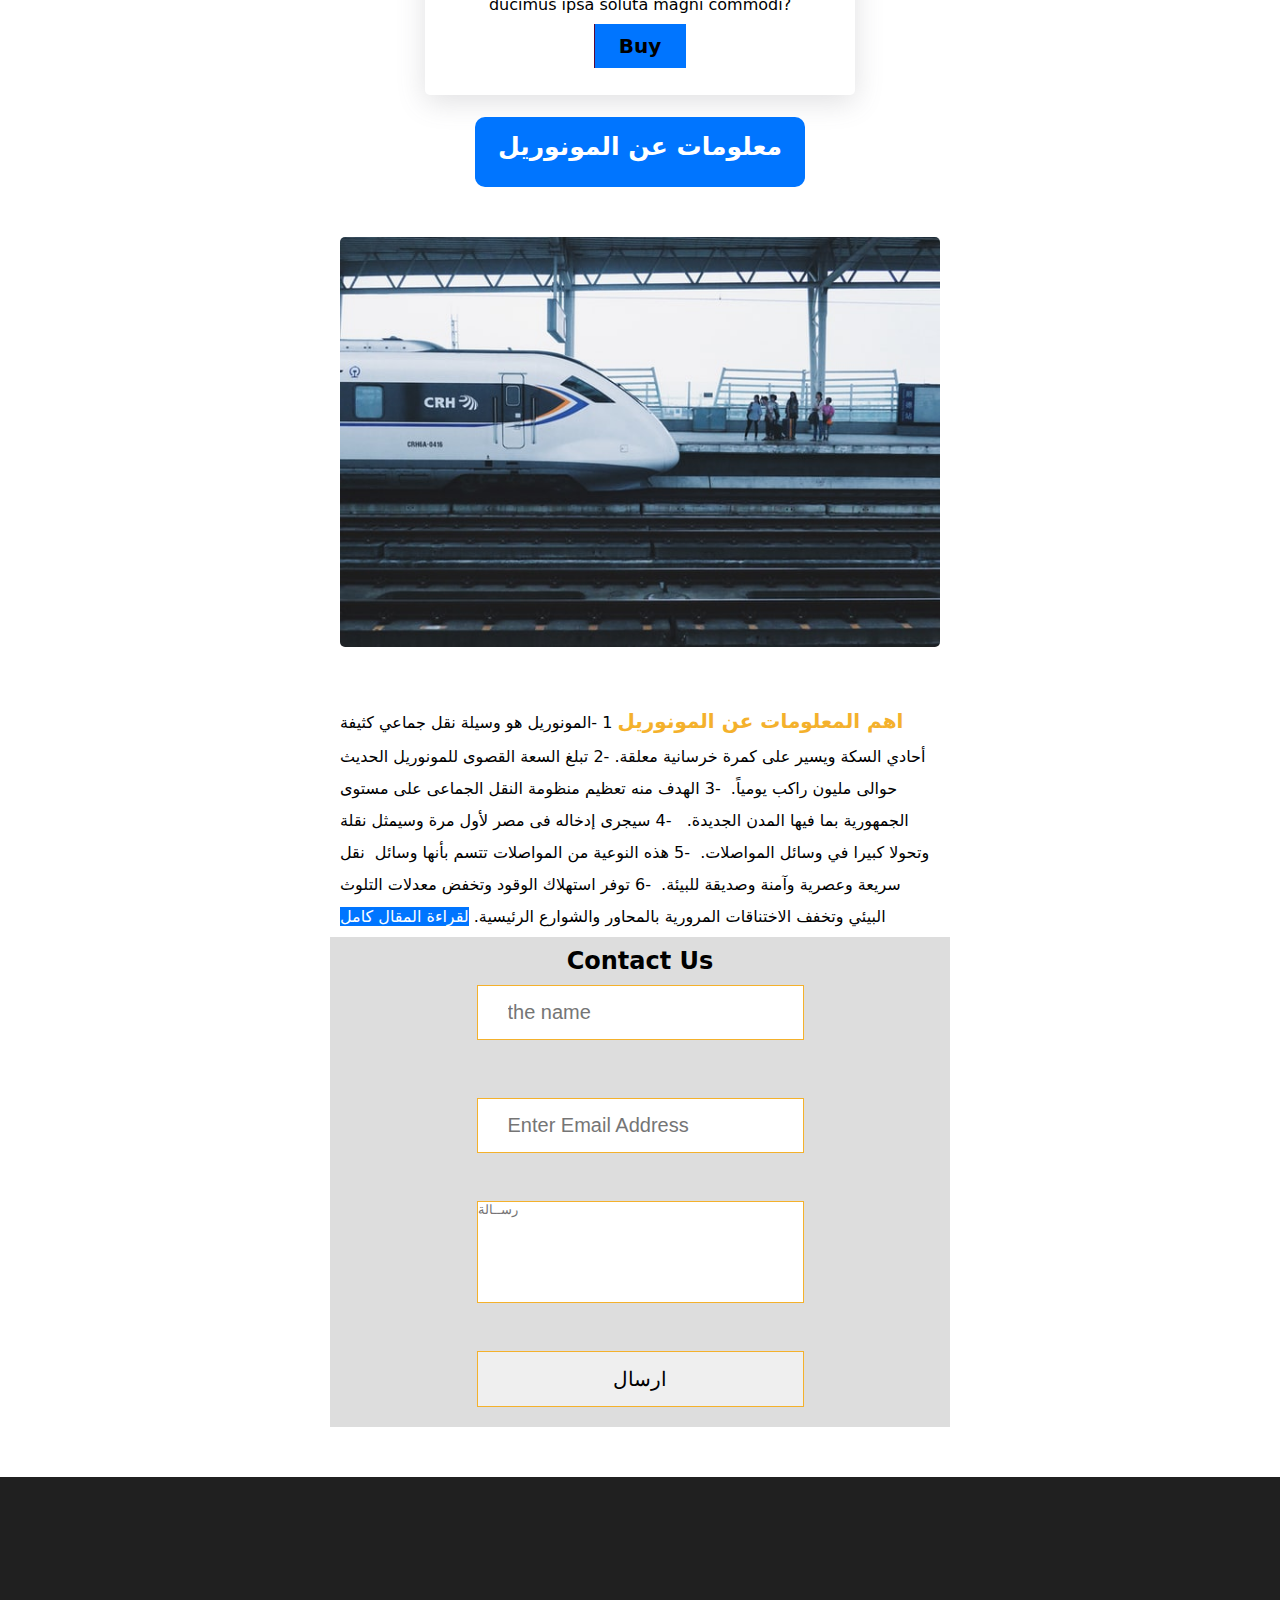
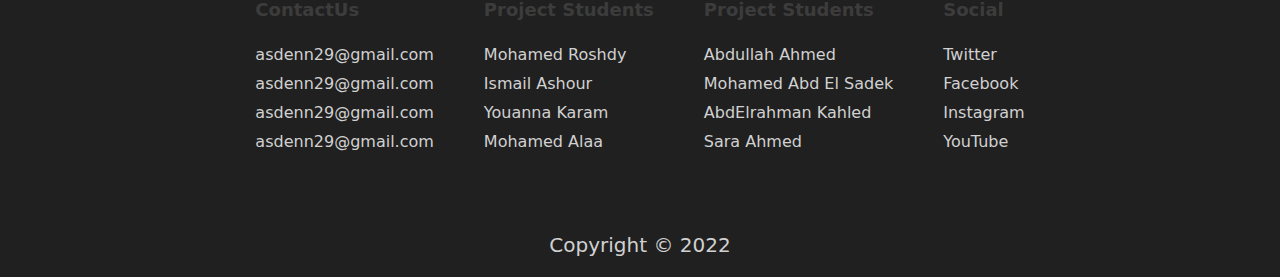
<file: train/Graduation Project/index.html>
<!DOCTYPE html>
<html lang="en">

<head>
    <meta charset="UTF-8">
    <meta http-equiv="X-UA-Compatible" content="IE=edge">
    <meta name="viewport" content="width=device-width, initial-scale=1.0">
    <link rel="icon" href="./imgs/train.png">
    <link rel="stylesheet" href="./css/main.css">
    <link rel="stylesheet" href="./html/monorailArticle.html">
    <title>Graduation Project</title>
</head>

<body>
    <!--بداية كود الهيدر-->
    <div class="header">
        <div class="container">
            <div class="name-header">My train</div>

            <div class="right-nav">
                <div class="link-header">
                    <a href="./html/login.html" target="blank">Login</a>
                    <a href="#about">About</a>
                    <a href="#contactUs">Contact us</a>
                    <a href="#products">Ticket </a>
                </div>
            </div>
        </div>
    </div>
    <!--نهاية كود الهيدر-->

    <!-- بداية كود الكونتينر بيدج -->

    <div class="container-page">
        <!-- بداية كود اول ديف -->
        <div class="Welcome-site">
            <div class="imgs">
                <img src="./imgs/sammy-service-support.png" alt="">
            </div>

            <div class="text">
                <p id="text1"></p>
                <p>موقع لحجز تذاكر قطار <span>المونوريل</span></p>
                <p>احجز الأن من <span>بيتك</span></p>
            </div>
        </div>
        <!-- نهاية كود اول ديف -->

        <!-- بداية كود المنتجات -->

        <div class="products" id="products">


            <div class="box">
                <h1>Normal ticket</h1>
                <img src="./imgs/AhmedHamdy.jpg">
                <p>Lorem ipsum dolor sit amet consectetur, adipisicing elit. Non veritatis, id repellat consectetur,
                    adipisci magnam est accusantium at eos dolorem hic. Delectus nam dignissimos fugit ducimus ipsa
                    soluta magni commodi?</p>
                <a href="./html/login.html" target="blank" id="a0">Buy</a>
            </div>


            <div class="box">
                <h1>Medium ticket</h1>
                <img src="./imgs/AhmedNaser.jpg">
                <p>Lorem ipsum dolor sit amet consectetur, adipisicing elit. Non veritatis, id repellat consectetur,
                    adipisci magnam est accusantium at eos dolorem hic. Delectus nam dignissimos fugit ducimus ipsa
                    soluta magni commodi?</p>
                <a href="./html/login.html" target="blank" id="a1">Buy</a>
            </div>


            <div class="box">
                <h1>High ticket</h1>
                <img src="./imgs/Mostafa Fawzy.jpg">
                <p>Lorem ipsum dolor sit amet consectetur, adipisicing elit. Non veritatis, id repellat consectetur,
                    adipisci magnam est accusantium at eos dolorem hic. Delectus nam dignissimos fugit ducimus ipsa
                    soluta magni commodi?</p>
                <a href="./html/login.html" target="blank" id="a2">Buy</a>
            </div>

        </div>
        <!-- نهاية كود المنتجات -->


        <!-- عنوان -->

        <div class="title-about">
            <h1>معلومات عن المونوريل</h1>
        </div>

        <!-- عنوان -->


        <!-- بداية كود من نحن -->

        <div class="about" id="about">
            <div class="about-imga">
                <img src="./imgs/lu1187490788-GH9fV3tHvfY-unsplash.jpg" alt="">
            </div>

            <div class="about-text">
                <p>
                    <span>اهم المعلومات عن المونوريل</span>
                    1 -المونوريل هو وسيلة نقل جماعي كثيفة أحادي السكة ويسير على كمرة خرسانية معلقة.
                    -2 تبلغ السعة القصوى للمونوريل الحديث حوالى مليون راكب يومياً.
                     -3 الهدف منه تعظيم منظومة النقل الجماعى على مستوى الجمهورية بما فيها المدن الجديدة.
                      -4 سيجرى إدخاله فى مصر لأول مرة وسيمثل نقلة وتحولا كبيرا في وسائل المواصلات.
                     -5 هذه النوعية من المواصلات تتسم بأنها وسائل  نقل سريعة وعصرية وآمنة وصديقة للبيئة.
                     -6 توفر استهلاك الوقود وتخفض معدلات التلوث البيئي وتخفف الاختناقات المرورية بالمحاور والشوارع
                    الرئيسية.
                    <a href="./html/monorailArticle.html" target="blank">لقراءة المقال كامل</a>
                </p>
            </div>

        </div>

        <!-- نهاية كود من نحن -->



    </div>
    <!-- نهاية كود الكونتينر بيدج -->

    <!-- بداية كود اتصل بنا -->    

        <div class="contactUs" id="contactUs">
        <form>
            <h2>Contact Us</h2>
            <input type="text" placeholder="the name"> <br>
            <br>
            <input type="email" required placeholder="Enter Email Address "><br>
            <br>
            <textarea placeholder="رســالة"></textarea> <br>
            <br>

            <input id="inpSginIn" type="Submit" value="ارسال">
        </form>
    </div>

    <!-- نهاية كود اتصل بنا -->


    <!-- بداية كود الفوتر -->

    <div class="footer">        
        <div class="containerFooter">

            <div class="fcontactUs">
                <h1>ContactUs</h1>
                <a href="mailto:asdenn29@gmail.com">asdenn29@gmail.com</a>
                <a href="mailto:asdenn29@gmail.com">asdenn29@gmail.com</a>
                <a href="mailto:asdenn29@gmail.com">asdenn29@gmail.com</a>
                <a href="mailto:asdenn29@gmail.com">asdenn29@gmail.com</a>
            </div>

            <div class="fcontactUs">
                <h1>Project Students</h1>
                <h2>Mohamed Roshdy</h2>
                <h2>Ismail Ashour</h2>
                <h2>Youanna Karam</h2>
                <h2>Mohamed Alaa</h2>
            </div>

            <div class="fcontactUs">
                <h1>Project Students</h1>
                <h2>Abdullah Ahmed</h2>                
                <h2>Mohamed Abd El Sadek</h2>
                <h2>AbdElrahman Kahled</h2>
                <h2>Sara Ahmed</h2>
            </div>

            <div class="fcontactUs">
                <h1>Social</h1>
                <h2>Twitter</h2>
                <h2>Facebook</h2>
                <h2>Instagram</h2>                
                <h2>YouTube</h2>
            </div>

        </div>

        <div class="copyright">
            <h1>Copyright &copy; 2022</h1>
        </div>

    </div>

    <!-- نهاية كود الفوتر -->

    <script src="./js/main.js"></script>
</body>

</html>
</file>
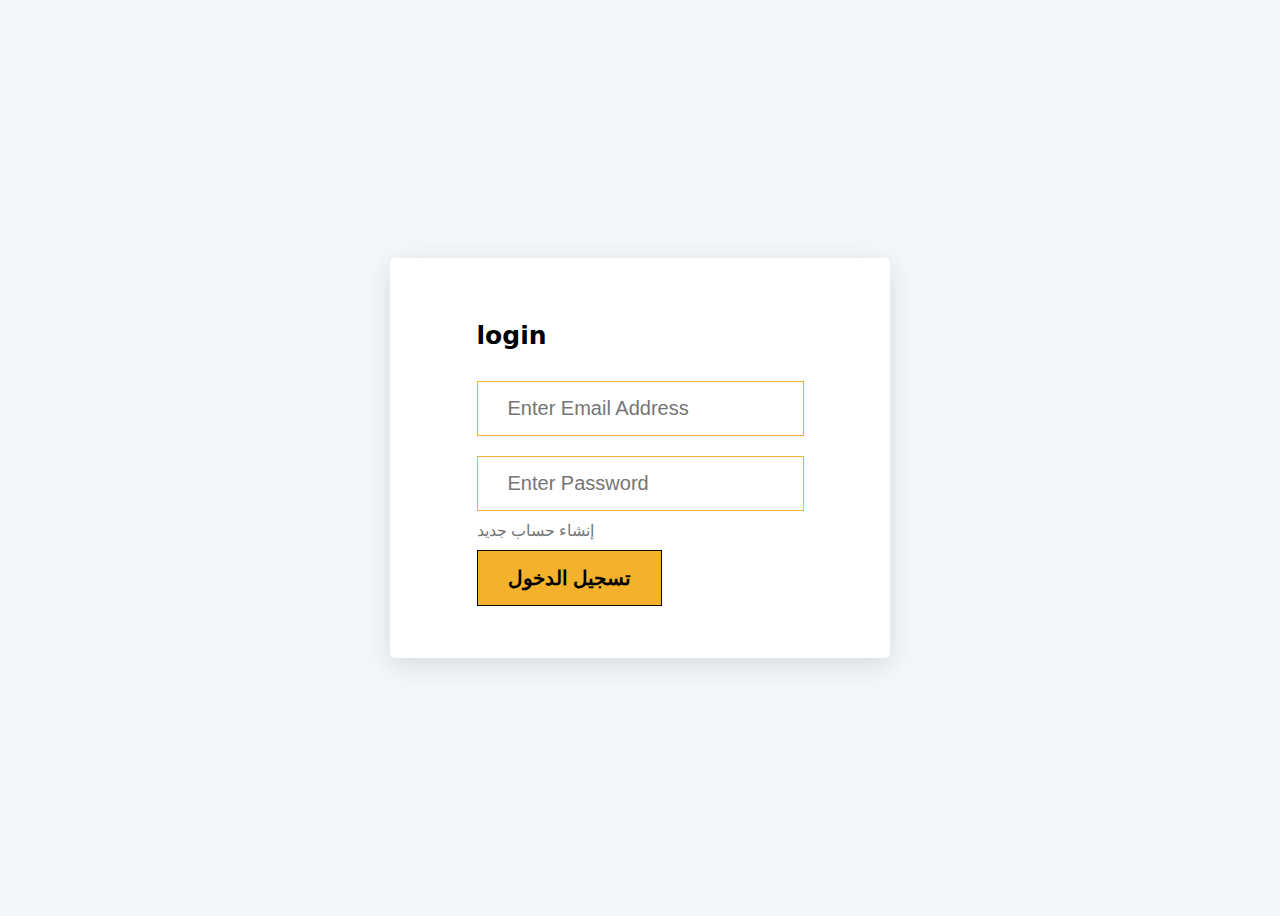
<file: html/login.html>
<!DOCTYPE html>
<html lang="en">
<head>
    <meta charset="UTF-8">
    <meta http-equiv="X-UA-Compatible" content="IE=edge">
    <meta name="viewport" content="width=device-width, initial-scale=1.0">
    <link rel="icon" href="../imgs/train.png">
    <link rel="stylesheet" href="../css/login.css">
    <title>Login</title>
</head>
<body>    



        <!-- بداية كوداسماعيل  -->

        <div class="form" id="Sign-in">
            <form action="./card.html">
                <h2>login</h2>
                <input type="email" required placeholder="Enter Email Address "><br>
                <input type="password" placeholder="Enter Password">
                <br>
                <li><a onclick="gitCreate()" href="#">إنشاء حساب جديد</a></li>
                <input id="inpSginIn" type="Submit" value="تسجيل الدخول">
            </form>
        </div>



        <div class="createAccount" id="createAccount">
            
            <form action="#Sign-in" >
                <h1>.................. Register with your email ..................</h1>
                <h3>Name</h3>
                <input id="name" type="text" placeholder="First Name">
                <h3>Email</h3>
                <input type="email" required placeholder="you@example.com">
                <h3>Password</h3>
                <input type="password" placeholder="Password">
                <h3>Number</h3>
                <input type="number" placeholder="Number"><br>
                <h3>الحالة الاجتماعية</h3>
                <select id="sss" name="" id="">
                    <option value="">ذكر</option>
                    <option value="">انثى</option>
                </select>
                <br>
                <input id="submit" type="submit" value="Submit">
                <li><a onclick="gitSignIn()" href="#">لتسجيل دخول بحسابك الحالى</a></li>
            </form>
        </div>

        <!-- نهاية كوداسماعيل  -->

        <script src="../js/main.js"></script>
</body>
</html>
</file>
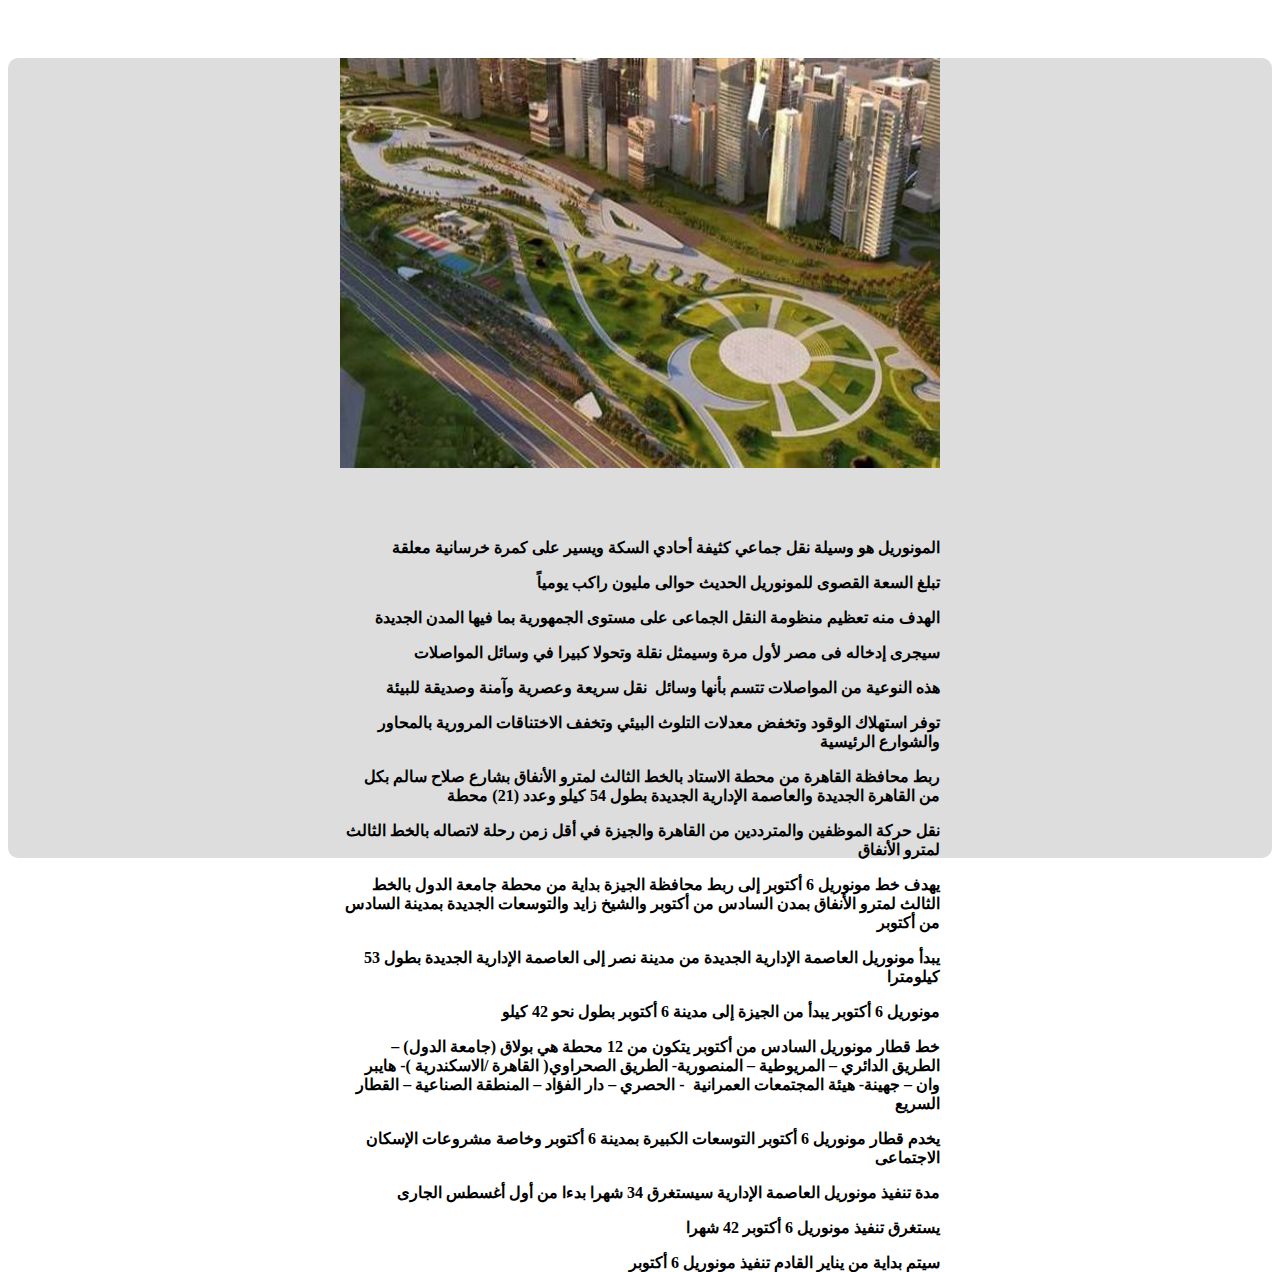
<file: html/monorailArticle.html>
<!DOCTYPE html>
<html lang="en">
<head>
    <meta charset="UTF-8">
    <meta http-equiv="X-UA-Compatible" content="IE=edge">
    <meta name="viewport" content="width=device-width, initial-scale=1.0">
    <link rel="icon" href="../imgs/train.png">
    <link rel="stylesheet" href="../css/monorailArticle.css">
    <title>Monorail Article</title>
</head>
<body>


        <!-- بداية كود من نحن -->

        <div class="about" id="about">
            <div class="about-imga">
                <img src="../imgs/4379139891615271774.jpg" alt="">
            </div>

            <div class="about-text">
                    <h3>المونوريل هو وسيلة نقل جماعي كثيفة أحادي السكة ويسير على كمرة خرسانية معلقة</h3>
                        <h3>تبلغ السعة القصوى للمونوريل الحديث حوالى مليون راكب يومياً</h3>
                        <h3>الهدف منه تعظيم منظومة النقل الجماعى على مستوى الجمهورية بما فيها المدن الجديدة</h3>
                        <h3>سيجرى إدخاله فى مصر لأول مرة وسيمثل نقلة وتحولا كبيرا في وسائل المواصلات</h3>
                        <h3>هذه النوعية من المواصلات تتسم بأنها وسائل  نقل سريعة وعصرية وآمنة وصديقة للبيئة</h3>
                        <h3>توفر استهلاك الوقود وتخفض معدلات التلوث البيئي وتخفف الاختناقات المرورية بالمحاور والشوارع
                            الرئيسية</h3>
                        <h3>ربط محافظة القاهرة من محطة الاستاد بالخط الثالث لمترو الأنفاق بشارع صلاح سالم بكل من القاهرة الجديدة والعاصمة الإدارية الجديدة بطول 54 كيلو وعدد (21) محطة</h3>
                        <h3>نقل حركة الموظفين والمترددين من القاهرة والجيزة في أقل زمن رحلة لاتصاله بالخط الثالث لمترو الأنفاق</h3>
                        <h3>يهدف خط مونوريل 6 أكتوبر إلى ربط محافظة الجيزة بداية من محطة جامعة الدول بالخط الثالث لمترو
                            الأنفاق بمدن السادس من أكتوبر والشيخ زايد والتوسعات الجديدة بمدينة السادس من أكتوبر</h3>
                        <h3>يبدأ مونوريل العاصمة الإدارية الجديدة من مدينة نصر إلى العاصمة الإدارية الجديدة بطول 53 كيلومترا</h3>
                        <h3>مونوريل 6 أكتوبر يبدأ من الجيزة إلى مدينة 6 أكتوبر بطول نحو 42 كيلو</h3>
                        <h3>خط قطار مونوريل السادس من أكتوبر يتكون من 12 محطة هي بولاق (جامعة الدول) – الطريق الدائري –
                            المريوطية – المنصورية- الطريق الصحراوي( القاهرة /الاسكندرية )- هايبر وان – جهينة- هيئة المجتمعات
                            العمرانية  - الحصري – دار الفؤاد – المنطقة الصناعية – القطار السريع</h3>
                        <h3>يخدم قطار مونوريل 6 أكتوبر التوسعات الكبيرة بمدينة 6 أكتوبر وخاصة مشروعات الإسكان الاجتماعى</h3>
                        <h3>مدة تنفيذ مونوريل العاصمة الإدارية سيستغرق 34 شهرا بدءا من أول أغسطس الجارى</h3>
                        <h3>يستغرق تنفيذ مونوريل 6 أكتوبر 42 شهرا</h3>
                        <h3>سيتم بداية من يناير القادم تنفيذ مونوريل 6 أكتوبر</h3>



            </div>

        </div>

        <!-- نهاية كود من نحن -->
    
</body>
</html>
</file>
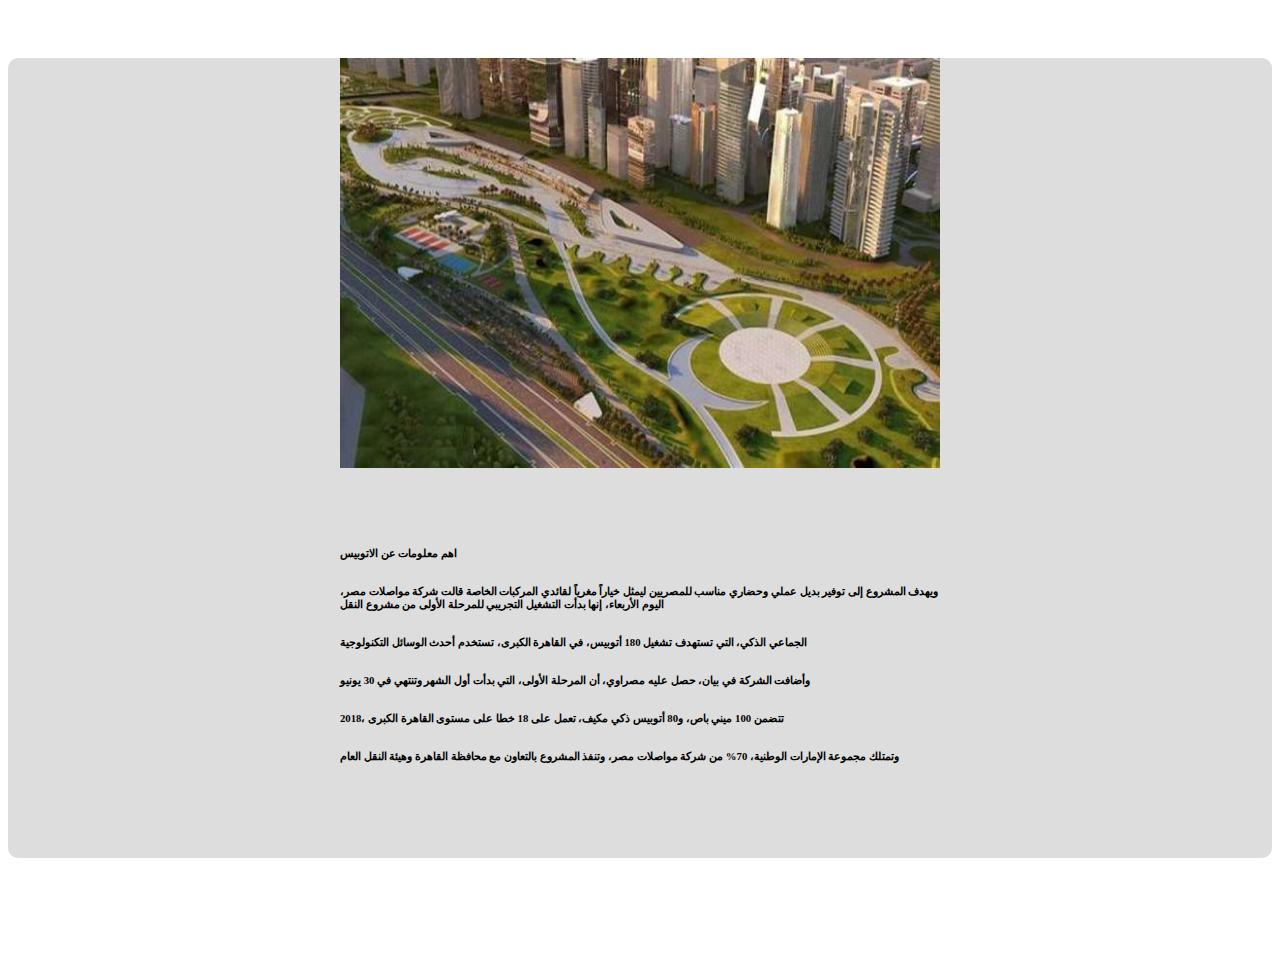
<file: bus/Graduation Project/html/monorailArticle.html>
<!DOCTYPE html>
<html lang="en">
<head>
    <meta charset="UTF-8">
    <meta http-equiv="X-UA-Compatible" content="IE=edge">
    <meta name="viewport" content="width=device-width, initial-scale=1.0">
    <link rel="icon" href="../imgs/train.png">
    <link rel="stylesheet" href="../css/monorailArticle.css">
    <title>my BUS</title>
</head>
<body>


        <!-- بداية كود من نحن -->

        <div class="about" id="about">
            <div class="about-imga">
                <img src="../imgs/4379139891615271774.jpg" alt="">
            </div>

            <div class="about-text">
                <h6>اهم معلومات عن الاتوبيس</h6>
                <h6>ويهدف المشروع إلى توفير بديل عملي وحضاري مناسب للمصريين ليمثل خياراً مغرياً لقائدي المركبات الخاصة قالت شركة مواصلات مصر، اليوم الأربعاء، إنها بدأت التشغيل التجريبي للمرحلة الأولى من مشروع النقل </h6>
                <h6>الجماعي الذكي، التي تستهدف تشغيل 180 أتوبيس، في القاهرة الكبرى، تستخدم أحدث الوسائل التكنولوجية</h6>
                <h6>وأضافت الشركة في بيان، حصل عليه مصراوي، أن المرحلة الأولى، التي بدأت أول الشهر وتنتهي في 30 يونيو </h6>
                <h6>2018، تتضمن 100 ميني باص، و80 أتوبيس ذكي مكيف، تعمل على 18 خطا على مستوى القاهرة الكبرى</h6>
                <h6>وتمتلك مجموعة الإمارات الوطنية، 70% من شركة مواصلات مصر، وتنفذ المشروع بالتعاون مع محافظة القاهرة وهيئة النقل العام </h6>



            </div>

        </div>

        <!-- نهاية كود من نحن -->
    
</body>
</html>
</file>
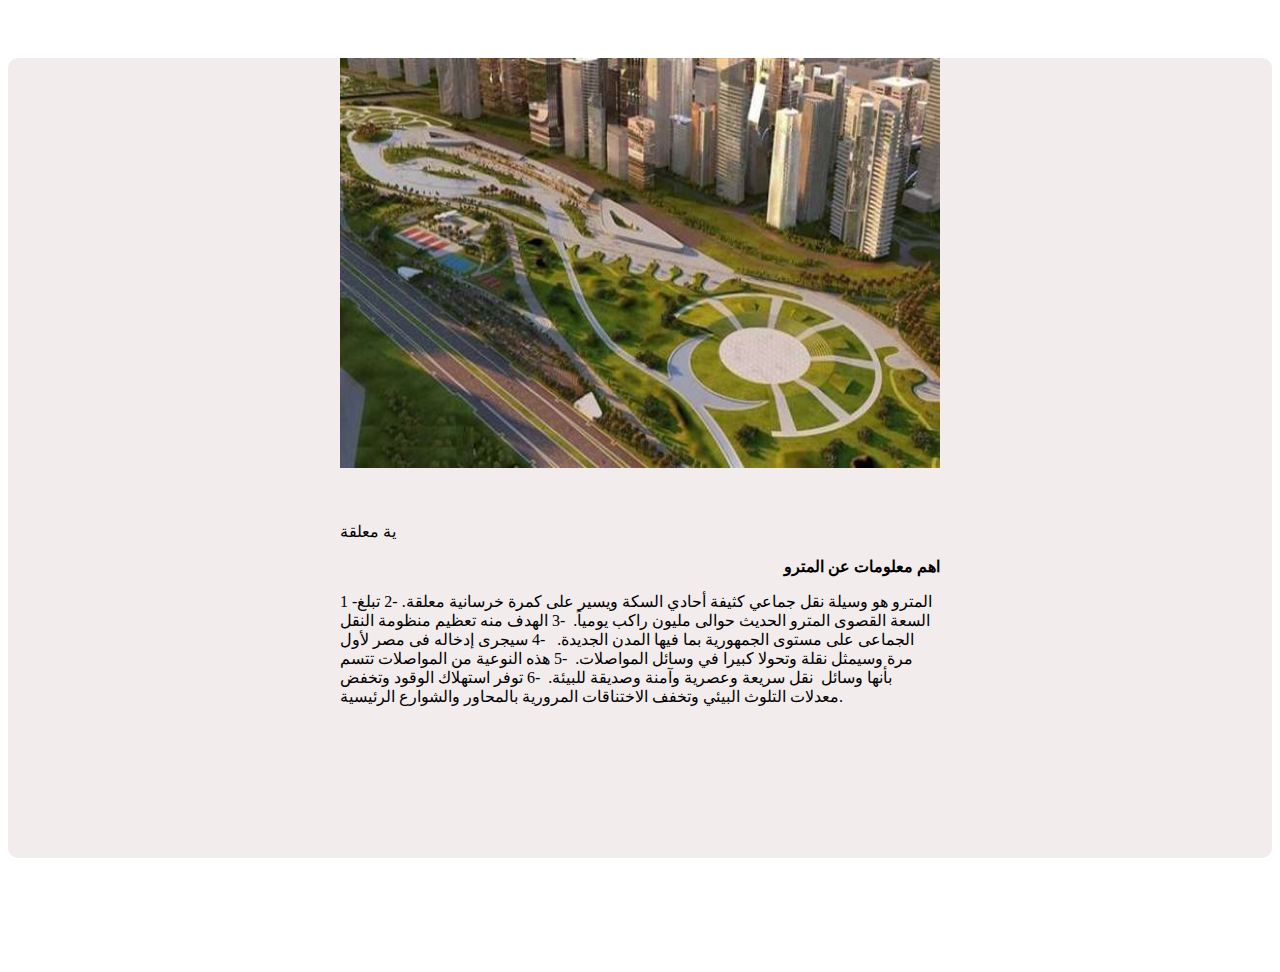
<file: metro/Graduation Project/html/monorailArticle.html>
<!DOCTYPE html>
<html lang="en">
<head>
    <meta charset="UTF-8">
    <meta http-equiv="X-UA-Compatible" content="IE=edge">
    <meta name="viewport" content="width=device-width, initial-scale=1.0">
    <link rel="icon" href="../imgs/train.png">
    <link rel="stylesheet" href="../css/monorailArticle.css">
    <title>my matro</title>
</head>
<body>


        <!-- بداية كود من نحن -->

        <div class="about" id="about">
            <div class="about-imga">
                <img src="../imgs/4379139891615271774.jpg" alt="">
            </div>

            <div class="about-text">
                    ية معلقة</h3>
                    <h3> اهم معلومات عن المترو</h3>
                    1 -المترو هو وسيلة نقل جماعي كثيفة أحادي السكة ويسير على كمرة خرسانية معلقة.
                    -2 تبلغ السعة القصوى المترو الحديث حوالى مليون راكب يومياً.
                     -3 الهدف منه تعظيم منظومة النقل الجماعى على مستوى الجمهورية بما فيها المدن الجديدة.
                      -4 سيجرى إدخاله فى مصر لأول مرة وسيمثل نقلة وتحولا كبيرا في وسائل المواصلات.
                     -5 هذه النوعية من المواصلات تتسم بأنها وسائل  نقل سريعة وعصرية وآمنة وصديقة للبيئة.
                     -6 توفر استهلاك الوقود وتخفض معدلات التلوث البيئي وتخفف الاختناقات المرورية بالمحاور والشوارع
                    الرئيسية.


            </div>

        </div>

        <!-- نهاية كود من نحن -->
    
</body>
</html>
</file>
<file: css/main.css>
* {
    margin: 0;
    padding: 0;
    list-style: none;
    text-decoration: none;
}
html {
    scroll-behavior: smooth;
}
body {    
    font-family: system-ui;
}

::selection {
    color: white;
    background-color: black;
}

@font-face {
    font-family: "Droid-Arabic-Kufi";
    src: url(/fonts/Droid-Arabic-Kufi.ttf);
}

/* بداية كود الهيدر */

.header {
    height: 80px;
    background-color: #fff;
    border-bottom: 2px solid #f6f6f6;
    display: flex;
    align-items: center;
}

.header .container {
    width: 1300px;
    display: flex;
    align-items: center;
    justify-content: space-between;
    flex-wrap: wrap;
    margin: auto;
}

.header .container .name-header {
    font-size: 25px;
    font-weight: bold;
    font-family: system-ui;
    color: #0075FF;
}

.header .container .link-header {
    display: flex;
    gap: 5px;
    flex-wrap: wrap;
    text-align: center;
}

.header .container .link-header a {
    min-width: 100px;
    padding: 6px 10px;
    color: #000;
    font-size: 18px;
    font-weight: 600;
    font-family: system-ui;
    transition: 0.3s;


    background: linear-gradient(to right , #0075ff 50% , #fff 50%);
    background-size: 200% 100%;
    background-position: right bottom ;
}

.header .container .link-header a:hover {
    background-position: left bottom ;
    color: #fff;
    box-shadow: #0075FF 0px 1px 0px 0px, #0075FF 0px 0px 5px 0px;
}

.header .right-nav {
    display: flex;
    align-items: center;
}

.header .burger-icon img {
    cursor: pointer;
    display: none;
}

.header .burger-icon img:hover .manu {
    background-color: white;
}

@media (max-width:767px) {
    .header .container{
        justify-content: center;
    }
    .header .right-nav {
        display: flex;
        align-items: center;
        margin-top: 30px;
        width: 100%;
        justify-content: center;
    }

    .header .right-nav .link-header {
        display: flex;
        gap: 5px;
        flex-wrap: wrap;
        text-align: center;
        width: 100%;
    }

    .header .container .link-header a {
        width: 100%;
    }

    .header .container .link-header a:hover {
        background-color: #ddd;
        box-shadow: none;
        color: #fff;
        background-position: left bottom;        
    }
}

/* نهاية كود الهيدر */


/* بداية كود الكونتينر بيدج */

.container-page {
    height: auto;
    width: 1399px;
    /* border: solid 1px red; */
    display: flex;
    justify-content: center;
    align-items: center;
    flex-wrap: wrap;
    margin-left: auto;
    margin-right: auto;
}

.container-page .imgs {

}
.container-page .imgs img {
    position: relative;
    width: 500px;
    height: 500px;
    animation: up-and-down 3s linear infinite;
}

    /* Start Animation */
@keyframes up-and-down {
    0%, 100% {
        top: 0;
    }
    50% {
        top: 50px;
    }
}
    /* End Animation */
.container-page .text {

}
.container-page .text p{
    font-size: 20px;
    font-family: system-ui;
    font-weight: bold;
    text-align: center;
}
.container-page .text p span {
    color: #FFCF2D;
}

/* بداية كود الترحيب بالموقع */

.Welcome-site {
    width: 100%;
    display: flex;
    align-items: center;
    justify-content: center;
    flex-wrap: wrap;
    gap: 160px;
    margin-bottom: 51px;
    margin-top: 80px;
}

/* نهاية كود الترحيب بالموقع */

/* Mobile  */
@media (max-width: 399px) {
    .container-page {
        height: 800px;
        gap: 0px;
    }
    .container-page {
        width: 330px;
    }
    .container-page .imgs img {
        width: 325px;
        height: 325px;
    }
    .Welcome-site {
        margin-top: 180px;
    }
    .contactUs form {
        margin-top: 1500px;
    }
}
/* md */
@media  (min-width: 400px) and (max-width: 767px) {
    .container-page {
        height: 800px;
        gap: 0px;
        width: 400px;
        margin-bottom: 600px;
    }
    .container-page .imgs img {
        width: 400px;
        height: 400px;
    }
    .Welcome-site{
        margin-top: 180px;
    }
    .contactUs form {
        margin-top: 1000px;
    }
}
/* lg */
@media  (min-width: 768px) and (max-width: 992px) {
    .container-page {
        gap: 0px;
        width: 700px;
        margin-bottom: 100px;
    }
    .container-page .imgs img {
        width: 430px;
        height: 430px;
    }
}
/* Xlg */
@media  (min-width: 993px) and (max-width: 1199px) {
    .container-page {
        width: 950px;
        margin-bottom: 200px;
    }
    .container-page .imgs img {
        width: 500px;
        height: 500px;
    }
}
/* Xlg */
@media  (min-width: 1200px) and (max-width: 1399px) {
    .container-page {
        width: 1100px;
        margin-bottom: 200px;
    }
}


/* نهاية كود الكونتينر بيدج */


/* بداية كود المنتجات */

.products {
    height: 1000px;
    width: 1399px;
    /* border: solid 1px red; */
    display: flex;
    justify-content: center;
    align-items: center;
    flex-wrap: wrap;
    gap: 50px;
}
.products .box {
    text-align: center;
    padding: 15px;
    width: 400px;
    box-shadow: rgba(100, 100, 111, 0.2) 0px 7px 29px 0px;
    height: 400px;
    border-radius: 5px;
    animation: scaledown 0.4s linear;
    animation-fill-mode: forwards;
}

.products .box:hover{
    background-color: rgba(0, 0, 0, 0.02);
    transition: 0.5s;
    box-shadow: 0px 1px 20px 2px rgb(0 0 0 / 40%);
    animation: scale 0.4s linear;
    animation-fill-mode: forwards;
}

@keyframes scaledown{
    0% {
        -webkit-transform:scale(1.08) ;
        transform: scale(1.08);
    }
    100% {
        -webkit-transform:scale(1.0) ;
        transform: scale(1.0);
    }
}
@keyframes scale{
    0% {
        -webkit-transform:scale(1) ;
        transform: scale(1);
    }
    100% {
        -webkit-transform:scale(1.08) ;
        transform: scale(1.08);
    }
}

.products .box h1 {

}
.products .box img {
    width: 100%;
    height: 200px;
}

.products .box p {
    margin-bottom: 20px;
}
.products .box a {
    padding: 10px 25px;
    background-color: #0075FF;
    color: #000;
    font-size: 20px;
    font-family: system-ui;
    font-weight: bold;
    transition: 0.3s;
}
.products .box #a0 {
    background: linear-gradient(to right , #F4B12C 50% , #0075FF 50%);
    background-size: 200% 100%;
    background-position: right bottom;
}
.products .box #a1 {
    background: linear-gradient(to right , #28D2C9 50% ,#0075FF 50%);
    background-size: 200% 100%;
    background-position: right bottom;
}
.products .box #a2 {
    background: linear-gradient(to right , #5A0737 50% , #0075FF 50%);
    background-size: 200% 100%;
    background-position: right bottom;
}
.products .box #a0:hover {
    background-position: left bottom;
    color: #fff;
}
.products .box #a1:hover {
    background-position: left bottom;
    color: #fff;
}
.products .box #a2:hover {
    background-position: left bottom;
    color: #fff;
}


/* بداية اكود الميديا */


@media (max-width: 399px){
    .products {
        width: 300px;
    }
    .title-about{
        display: none;
    }
}

@media  (min-width: 400px) and (max-width: 767px){
    .products {
        width: 400px;
    }
    .title-about{
        display: none;
    }
}

@media  (min-width: 768px) and (max-width: 992px){
    .products {
        margin-bottom: 200px;
    }
    .title-about{
        margin-top: 300px;
    }
}

@media  (min-width: 993px) and (max-width: 1199px){
    .products {
        height: 1000px;
    }
}

@media  (min-width: 1200px) and (max-width: 1399px){
    .products {
        height: 1000px;
    }
}
@media   (min-width: 1400px){
    .products {
        height: 600px;
    }
}


/* نهاية اكود الميديا */


/* نهاية كود المنتجات */


/* بداية كود العنوان */

.title-about {
    margin-bottom: 50px;
}
.title-about h1 {
    padding: 15px 15px;
    background-color: #0075FF;
    color: white;
    text-align: center;
    width: 300px;
    height: 40px;
    font-size: 25px;
    border-radius: 10px;
}

/* نهاية كود العنوان */

/* بداية كود من نحن */

.about{
    display: flex;
    align-items: center;
    justify-content: center;
    flex-wrap: wrap;
    gap: 50px;
    height: 300px;
}

.about .about-imga{
    
}
.about .about-imga img{
    position: relative;    
    width: 500px;
    height: 300px;
    border-radius: 5px;
}

.about .about-text {
    width: 600px;
}
.about .about-text p {
    line-height: 2;
}

.about .about-text p span {
    font-size: 20px;
    font-weight: bold;
    color: #F4B12C;
}
.about .about-text a {
    background-color: #0075FF;
    color: white;
    font-weight: 500;
}

/* بداية الميديا كويري  */

/* Mobile  */
@media (max-width: 399px) {
    .about {
        display: none;
    }
    .about .about-imga img{
        display: none;
    }
}
/* md */
@media  (min-width: 400px) and (max-width: 767px) {
    .about {
        display: none;
    }
    .about .about-imga img{
        display: none;
    }
}
/* lg */
@media  (min-width: 768px) and (max-width: 992px) {
    .about{
        margin-top: 200px;
    }
    .about .about-imga img{
        display: none;
    }
}
/* Xlg */
@media  (min-width: 993px) and (max-width: 1199px) {
    .about .about-imga img{
        display: none;
    }
}
/* Xlg */
@media  (min-width: 1199px) and (max-width: 1399px) {
    .about .about-imga img{
        display: none;
    }
}
@media  (min-width: 1400px){
    .about {
        margin-bottom: 30px;
    }
}
/* نهاية الميديا كويري  */

/* نهاية كود من نحن */


/* بداية كود اتصل بنا */

.contactUs {
    display: flex;
    align-items: center;
    justify-content: center;
}
.contactUs form {
    display: grid;
    align-items: center;
    justify-content: center;
    padding: 10px;
    text-align: center;  
    width: 600px;
    background-color: #ddd;
}
.contactUs form input {
    margin: 10px 0px;
    padding: 15px 30px;
    font-size: 20px;
    font-weight: 100;
    border: 1px solid #F4B12C;
}
.contactUs form textarea {
    height: 100px;
    border: 1px solid #F4B12C;
    resize: none;
}

/* نهاية كود اتصل بنا */


/* بداية كودالفوتر */

.footer {
    position: relative;
    margin-top: 50px;
    height: 400px;
    background-color: #202020;
    display: flex;
    align-items: center;
    justify-content: center;
}
.footer .containerFooter {
    width: 70%;
    display: flex;
    justify-content: center;
    flex-wrap: wrap;
    gap: 50px;
}
.footer .containerFooter .fcontactUs {
    
}
.footer .containerFooter .fcontactUs h1 {
    color: #3C3C3C;
    font-size: 18px;
    margin-bottom: 20px;
}
.footer .containerFooter .fcontactUs a {
    color: #D1D1D1;
    display: block;
    padding: 5px 0;
}
.footer .containerFooter .fcontactUs h2 {
    color: #D1D1D1;
    font-size: 16px;
    font-weight: 400;
    padding: 5px 0;
}
.footer .copyright {
    position: absolute;
    bottom: 20px;
}
.footer .copyright h1 {
    font-size: 20px;
    color: #D1D1D1;
    font-weight: 100;
}
/* بداية الميديا كويري */

@media (max-width:515px){
    .footer {
        /* display: none; */        
    }
    .footer .containerFooter .fcontactUs:nth-child(1) {
        display: none;
    }
    .footer .containerFooter .fcontactUs:nth-child(4) {
        display: none;
    }
}
@media (max-width:992px){
    .footer {
        height: 500px;
    }
}

/* نهاية الميديا كويري */

/* نهاية كودالفوتر */
</file>
<file: bus/Graduation Project/css/main.css>
* {
    margin: 0;
    padding: 0;
    list-style: none;
    text-decoration: none;
}
html {
    scroll-behavior: smooth;
}
body {    
    font-family: system-ui;
}

::selection {
    color: white;
    background-color: black;
}

@font-face {
    font-family: "Droid-Arabic-Kufi";
    src: url(/fonts/Droid-Arabic-Kufi.ttf);
}

/* بداية كود الهيدر */

.header {
    height: 80px;
    background-color: #fff;
    border-bottom: 2px solid #f6f6f6;
    display: flex;
    align-items: center;
}

.header .container {
    width: 1300px;
    display: flex;
    align-items: center;
    justify-content: space-between;
    flex-wrap: wrap;
    margin: auto;
}

.header .container .name-header {
    font-size: 25px;
    font-weight: bold;
    font-family: system-ui;
    color: #0075FF;
}

.header .container .link-header {
    display: flex;
    gap: 5px;
    flex-wrap: wrap;
    text-align: center;
}

.header .container .link-header a {
    min-width: 100px;
    padding: 6px 10px;
    color: #000;
    font-size: 18px;
    font-weight: 600;
    font-family: system-ui;
    transition: 0.3s;


    background: linear-gradient(to right , #0075ff 50% , #fff 50%);
    background-size: 200% 100%;
    background-position: right bottom ;
}

.header .container .link-header a:hover {
    background-position: left bottom ;
    color: #fff;
    box-shadow: #0075FF 0px 1px 0px 0px, #0075FF 0px 0px 5px 0px;
}

.header .right-nav {
    display: flex;
    align-items: center;
}

.header .burger-icon img {
    cursor: pointer;
    display: none;
}

.header .burger-icon img:hover .manu {
    background-color: white;
}

@media (max-width:767px) {
    .header .container{
        justify-content: center;
    }
    .header .right-nav {
        display: flex;
        align-items: center;
        margin-top: 30px;
        width: 100%;
        justify-content: center;
    }

    .header .right-nav .link-header {
        display: flex;
        gap: 5px;
        flex-wrap: wrap;
        text-align: center;
        width: 100%;
    }

    .header .container .link-header a {
        width: 100%;
    }

    .header .container .link-header a:hover {
        background-color: #ddd;
        box-shadow: none;
        color: #fff;
        background-position: left bottom;        
    }
}

/* نهاية كود الهيدر */


/* بداية كود الكونتينر بيدج */

.container-page {
    height: auto;
    width: 1399px;
    /* border: solid 1px red; */
    display: flex;
    justify-content: center;
    align-items: center;
    flex-wrap: wrap;
    margin-left: auto;
    margin-right: auto;
}

.container-page .imgs {

}
.container-page .imgs img {
    position: relative;
    width: 500px;
    height: 500px;
    animation: up-and-down 3s linear infinite;
}

    /* Start Animation */
@keyframes up-and-down {
    0%, 100% {
        top: 0;
    }
    50% {
        top: 50px;
    }
}
    /* End Animation */
.container-page .text {

}
.container-page .text p{
    font-size: 20px;
    font-family: system-ui;
    font-weight: bold;
    text-align: center;
}
.container-page .text p span {
    color: #FFCF2D;
}

/* بداية كود الترحيب بالموقع */

.Welcome-site {
    width: 100%;
    display: flex;
    align-items: center;
    justify-content: center;
    flex-wrap: wrap;
    gap: 160px;
    margin-bottom: 51px;
    margin-top: 80px;
}

/* نهاية كود الترحيب بالموقع */

/* Mobile  */
@media (max-width: 399px) {
    .container-page {
        height: 800px;
        gap: 0px;
    }
    .container-page {
        width: 330px;
    }
    .container-page .imgs img {
        width: 325px;
        height: 325px;
    }
    .Welcome-site {
        margin-top: 180px;
    }
    .contactUs form {
        margin-top: 1500px;
    }
}
/* md */
@media  (min-width: 400px) and (max-width: 767px) {
    .container-page {
        height: 800px;
        gap: 0px;
        width: 400px;
        margin-bottom: 600px;
    }
    .container-page .imgs img {
        width: 400px;
        height: 400px;
    }
    .Welcome-site{
        margin-top: 180px;
    }
    .contactUs form {
        margin-top: 1000px;
    }
}
/* lg */
@media  (min-width: 768px) and (max-width: 992px) {
    .container-page {
        gap: 0px;
        width: 700px;
        margin-bottom: 100px;
    }
    .container-page .imgs img {
        width: 430px;
        height: 430px;
    }
}
/* Xlg */
@media  (min-width: 993px) and (max-width: 1199px) {
    .container-page {
        width: 950px;
        margin-bottom: 200px;
    }
    .container-page .imgs img {
        width: 500px;
        height: 500px;
    }
}
/* Xlg */
@media  (min-width: 1200px) and (max-width: 1399px) {
    .container-page {
        width: 1100px;
        margin-bottom: 200px;
    }
}


/* نهاية كود الكونتينر بيدج */


/* بداية كود المنتجات */

.products {
    height: 1000px;
    width: 1399px;
    /* border: solid 1px red; */
    display: flex;
    justify-content: center;
    align-items: center;
    flex-wrap: wrap;
    gap: 50px;
}
.products .box {
    text-align: center;
    padding: 15px;
    width: 400px;
    box-shadow: rgba(100, 100, 111, 0.2) 0px 7px 29px 0px;
    height: 400px;
    border-radius: 5px;
    animation: scaledown 0.4s linear;
    animation-fill-mode: forwards;
}

.products .box:hover{
    background-color: rgba(0, 0, 0, 0.02);
    transition: 0.5s;
    box-shadow: 0px 1px 20px 2px rgb(0 0 0 / 40%);
    animation: scale 0.4s linear;
    animation-fill-mode: forwards;
}

@keyframes scaledown{
    0% {
        -webkit-transform:scale(1.08) ;
        transform: scale(1.08);
    }
    100% {
        -webkit-transform:scale(1.0) ;
        transform: scale(1.0);
    }
}
@keyframes scale{
    0% {
        -webkit-transform:scale(1) ;
        transform: scale(1);
    }
    100% {
        -webkit-transform:scale(1.08) ;
        transform: scale(1.08);
    }
}

.products .box h1 {

}
.products .box img {
    width: 100%;
}

.products .box p {
    margin-bottom: 20px;
}
.products .box a {
    padding: 10px 25px;
    background-color: #0075FF;
    color: #000;
    font-size: 20px;
    font-family: system-ui;
    font-weight: bold;
    transition: 0.3s;
}
.products .box #a0 {
    background: linear-gradient(to right , #F4B12C 50% , #0075FF 50%);
    background-size: 200% 100%;
    background-position: right bottom;
}
.products .box #a1 {
    background: linear-gradient(to right , #28D2C9 50% ,#0075FF 50%);
    background-size: 200% 100%;
    background-position: right bottom;
}
.products .box #a2 {
    background: linear-gradient(to right , #5A0737 50% , #0075FF 50%);
    background-size: 200% 100%;
    background-position: right bottom;
}
.products .box #a0:hover {
    background-position: left bottom;
    color: #fff;
}
.products .box #a1:hover {
    background-position: left bottom;
    color: #fff;
}
.products .box #a2:hover {
    background-position: left bottom;
    color: #fff;
}


/* بداية اكود الميديا */


@media (max-width: 399px){
    .products {
        width: 300px;
    }
    .title-about{
        display: none;
    }
}

@media  (min-width: 400px) and (max-width: 767px){
    .products {
        width: 400px;
    }
    .title-about{
        display: none;
    }
}

@media  (min-width: 768px) and (max-width: 992px){
    .products {
        margin-bottom: 200px;
    }
    .title-about{
        margin-top: 300px;
    }
}

@media  (min-width: 993px) and (max-width: 1199px){
    .products {
        height: 1000px;
    }
}

@media  (min-width: 1200px) and (max-width: 1399px){
    .products {
        height: 1000px;
    }
}
@media   (min-width: 1400px){
    .products {
        height: 600px;
    }
}


/* نهاية اكود الميديا */


/* نهاية كود المنتجات */


/* بداية كود العنوان */

.title-about {
    margin-bottom: 50px;
}
.title-about h1 {
    padding: 15px 15px;
    background-color: #0075FF;
    color: white;
    text-align: center;
    width: 300px;
    height: 40px;
    font-size: 25px;
    border-radius: 10px;
}

/* نهاية كود العنوان */

/* بداية كود من نحن */

.about{
    display: flex;
    align-items: center;
    justify-content: center;
    flex-wrap: wrap;
    gap: 50px;
    height: 500px;
}

.about .about-imga{
    
}
.about .about-imga img{
    position: relative;
    animation: 3s linear 0s infinite normal none running up-and-down;
    width: 500px;
    height: 300px;
    border-radius: 5px;
}

.about .about-text {
    width: 600px;
}
.about .about-text p {
    line-height: 2;
}

.about .about-text p span {
    font-size: 20px;
    font-weight: bold;
    color: #F4B12C;
}
.about .about-text a {
    background-color: #0075FF;
    color: white;
    font-weight: 500;
}

/* بداية الميديا كويري  */

/* Mobile  */
@media (max-width: 399px) {
    .about {
        display: none;
    }
}
/* md */
@media  (min-width: 400px) and (max-width: 767px) {
    .about {
        display: none;
    }
}
/* lg */
@media  (min-width: 768px) and (max-width: 992px) {
    .about{
        margin-top: 50px;
    }
}
/* Xlg */
@media  (min-width: 993px) and (max-width: 1199px) {
    .about .about-imga img{
        height: 410px;
        width: 600px;
    }
}
/* Xlg */
@media  (min-width: 1199px) and (max-width: 1399px) {
    .about .about-imga img{
        height: 410px;
        width: 600px;
    }
}

/* نهاية الميديا كويري  */

/* نهاية كود من نحن */


/* بداية كود اتصل بنا */

.contactUs {
    display: flex;
    align-items: center;
    justify-content: center;
}
.contactUs form {
    display: grid;
    align-items: center;
    justify-content: center;
    padding: 10px;
    text-align: center;  
    width: 600px;
    background-color: #ddd;
}
.contactUs form input {
    margin: 10px 0px;
    padding: 15px 30px;
    font-size: 20px;
    font-weight: 100;
    border: 1px solid #F4B12C;
}
.contactUs form textarea {
    height: 100px;
    border: 1px solid #F4B12C;
    resize: none;
}

/* نهاية كود اتصل بنا */


/* بداية كودالفوتر */

.footer {
    position: relative;
    margin-top: 50px;
    height: 400px;
    background-color: #202020;
    display: flex;
    align-items: center;
    justify-content: center;
}
.footer .containerFooter {
    width: 70%;
    display: flex;
    justify-content: center;
    flex-wrap: wrap;
    gap: 50px;
}
.footer .containerFooter .fcontactUs {
    
}
.footer .containerFooter .fcontactUs h1 {
    color: #3C3C3C;
    font-size: 18px;
    margin-bottom: 20px;
}
.footer .containerFooter .fcontactUs a {
    color: #D1D1D1;
    display: block;
    padding: 5px 0;
}
.footer .containerFooter .fcontactUs h2 {
    color: #D1D1D1;
    font-size: 16px;
    font-weight: 400;
    padding: 5px 0;
}
.footer .copyright {
    position: absolute;
    bottom: 20px;
}
.footer .copyright h1 {
    font-size: 20px;
    color: #D1D1D1;
    font-weight: 100;
}
/* بداية الميديا كويري */

@media (max-width:515px){
    .footer {
        /* display: none; */        
    }
    .footer .containerFooter .fcontactUs:nth-child(1) {
        display: none;
    }
    .footer .containerFooter .fcontactUs:nth-child(4) {
        display: none;
    }
}
@media (max-width:992px){
    .footer {
        height: 500px;
    }
}

/* نهاية الميديا كويري */

/* نهاية كودالفوتر */
</file>
<file: metro/Graduation Project/css/main.css>
* {
    margin: 0;
    padding: 0;
    list-style: none;
    text-decoration: none;
}
html {
    scroll-behavior: smooth;
}
body {    
    font-family: system-ui;
}

::selection {
    color: white;
    background-color: black;
}

@font-face {
    font-family: "Droid-Arabic-Kufi";
    src: url(/fonts/Droid-Arabic-Kufi.ttf);
}

/* بداية كود الهيدر */

.header {
    height: 80px;
    background-color: #fff;
    border-bottom: 2px solid #f6f6f6;
    display: flex;
    align-items: center;
}

.header .container {
    width: 1300px;
    display: flex;
    align-items: center;
    justify-content: space-between;
    flex-wrap: wrap;
    margin: auto;
}

.header .container .name-header {
    font-size: 25px;
    font-weight: bold;
    font-family: system-ui;
    color: #0075FF;
}

.header .container .link-header {
    display: flex;
    gap: 5px;
    flex-wrap: wrap;
    text-align: center;
}

.header .container .link-header a {
    min-width: 100px;
    padding: 6px 10px;
    color: #000;
    font-size: 18px;
    font-weight: 600;
    font-family: system-ui;
    transition: 0.3s;


    background: linear-gradient(to right , #0075ff 50% , #fff 50%);
    background-size: 200% 100%;
    background-position: right bottom ;
}

.header .container .link-header a:hover {
    background-position: left bottom ;
    color: #fff;
    box-shadow: #0075FF 0px 1px 0px 0px, #0075FF 0px 0px 5px 0px;
}

.header .right-nav {
    display: flex;
    align-items: center;
}

.header .burger-icon img {
    cursor: pointer;
    display: none;
}

.header .burger-icon img:hover .manu {
    background-color: white;
}

@media (max-width:767px) {
    .header .container{
        justify-content: center;
    }
    .header .right-nav {
        display: flex;
        align-items: center;
        margin-top: 30px;
        width: 100%;
        justify-content: center;
    }

    .header .right-nav .link-header {
        display: flex;
        gap: 5px;
        flex-wrap: wrap;
        text-align: center;
        width: 100%;
    }

    .header .container .link-header a {
        width: 100%;
    }

    .header .container .link-header a:hover {
        background-color: #ddd;
        box-shadow: none;
        color: #fff;
        background-position: left bottom;        
    }
}

/* نهاية كود الهيدر */


/* بداية كود الكونتينر بيدج */

.container-page {
    height: auto;
    width: 1399px;
    /* border: solid 1px red; */
    display: flex;
    justify-content: center;
    align-items: center;
    flex-wrap: wrap;
    margin-left: auto;
    margin-right: auto;
}

.container-page .imgs {

}
.container-page .imgs img {
    position: relative;
    width: 500px;
    height: 500px;
    animation: up-and-down 3s linear infinite;
}

    /* Start Animation */
@keyframes up-and-down {
    0%, 100% {
        top: 0;
    }
    50% {
        top: 50px;
    }
}
    /* End Animation */
.container-page .text {

}
.container-page .text p{
    font-size: 20px;
    font-family: system-ui;
    font-weight: bold;
    text-align: center;
}
.container-page .text p span {
    color: #FFCF2D;
}

/* بداية كود الترحيب بالموقع */

.Welcome-site {
    width: 100%;
    display: flex;
    align-items: center;
    justify-content: center;
    flex-wrap: wrap;
    gap: 160px;
    margin-bottom: 51px;
    margin-top: 80px;
}

/* نهاية كود الترحيب بالموقع */

/* Mobile  */
@media (max-width: 399px) {
    .container-page {
        height: 800px;
        gap: 0px;
    }
    .container-page {
        width: 330px;
    }
    .container-page .imgs img {
        width: 325px;
        height: 325px;
    }
    .Welcome-site {
        margin-top: 180px;
    }
    .contactUs form {
        margin-top: 1500px;
    }
}
/* md */
@media  (min-width: 400px) and (max-width: 767px) {
    .container-page {
        height: 800px;
        gap: 0px;
        width: 400px;
        margin-bottom: 600px;
    }
    .container-page .imgs img {
        width: 400px;
        height: 400px;
    }
    .Welcome-site{
        margin-top: 180px;
    }
    .contactUs form {
        margin-top: 1000px;
    }
}
/* lg */
@media  (min-width: 768px) and (max-width: 992px) {
    .container-page {
        gap: 0px;
        width: 700px;
        margin-bottom: 100px;
    }
    .container-page .imgs img {
        width: 430px;
        height: 430px;
    }
}
/* Xlg */
@media  (min-width: 993px) and (max-width: 1199px) {
    .container-page {
        width: 950px;
        margin-bottom: 200px;
    }
    .container-page .imgs img {
        width: 500px;
        height: 500px;
    }
}
/* Xlg */
@media  (min-width: 1200px) and (max-width: 1399px) {
    .container-page {
        width: 1100px;
        margin-bottom: 200px;
    }
}


/* نهاية كود الكونتينر بيدج */


/* بداية كود المنتجات */

.products {
    height: 1000px;
    width: 1399px;
    /* border: solid 1px red; */
    display: flex;
    justify-content: center;
    align-items: center;
    flex-wrap: wrap;
    gap: 50px;
}
.products .box {
    text-align: center;
    padding: 15px;
    width: 400px;
    box-shadow: rgba(100, 100, 111, 0.2) 0px 7px 29px 0px;
    height: 400px;
    border-radius: 5px;
    animation: scaledown 0.4s linear;
    animation-fill-mode: forwards;
}

.products .box:hover{
    background-color: rgba(0, 0, 0, 0.02);
    transition: 0.5s;
    box-shadow: 0px 1px 20px 2px rgb(0 0 0 / 40%);
    animation: scale 0.4s linear;
    animation-fill-mode: forwards;
}

@keyframes scaledown{
    0% {
        -webkit-transform:scale(1.08) ;
        transform: scale(1.08);
    }
    100% {
        -webkit-transform:scale(1.0) ;
        transform: scale(1.0);
    }
}
@keyframes scale{
    0% {
        -webkit-transform:scale(1) ;
        transform: scale(1);
    }
    100% {
        -webkit-transform:scale(1.08) ;
        transform: scale(1.08);
    }
}

.products .box h1 {

}
.products .box img {
    width: 100%;
}

.products .box p {
    margin-bottom: 20px;
}
.products .box a {
    padding: 10px 25px;
    background-color: #0075FF;
    color: #000;
    font-size: 20px;
    font-family: system-ui;
    font-weight: bold;
    transition: 0.3s;
}
.products .box #a0 {
    background: linear-gradient(to right , #F4B12C 50% , #0075FF 50%);
    background-size: 200% 100%;
    background-position: right bottom;
}
.products .box #a1 {
    background: linear-gradient(to right , #28D2C9 50% ,#0075FF 50%);
    background-size: 200% 100%;
    background-position: right bottom;
}
.products .box #a2 {
    background: linear-gradient(to right , #5A0737 50% , #0075FF 50%);
    background-size: 200% 100%;
    background-position: right bottom;
}
.products .box #a0:hover {
    background-position: left bottom;
    color: #fff;
}
.products .box #a1:hover {
    background-position: left bottom;
    color: #fff;
}
.products .box #a2:hover {
    background-position: left bottom;
    color: #fff;
}


/* بداية اكود الميديا */


@media (max-width: 399px){
    .products {
        width: 300px;
    }
    .title-about{
        display: none;
    }
}

@media  (min-width: 400px) and (max-width: 767px){
    .products {
        width: 400px;
    }
    .title-about{
        display: none;
    }
}

@media  (min-width: 768px) and (max-width: 992px){
    .products {
        margin-bottom: 200px;
    }
    .title-about{
        margin-top: 300px;
    }
}

@media  (min-width: 993px) and (max-width: 1199px){
    .products {
        height: 1000px;
    }
}

@media  (min-width: 1200px) and (max-width: 1399px){
    .products {
        height: 1000px;
    }
}
@media   (min-width: 1400px){
    .products {
        height: 600px;
    }
}


/* نهاية اكود الميديا */


/* نهاية كود المنتجات */


/* بداية كود العنوان */

.title-about {
    margin-bottom: 50px;
}
.title-about h1 {
    padding: 15px 15px;
    background-color: #0075FF;
    color: white;
    text-align: center;
    width: 300px;
    height: 40px;
    font-size: 25px;
    border-radius: 10px;
}

/* نهاية كود العنوان */

/* بداية كود من نحن */

.about{
    display: flex;
    align-items: center;
    justify-content: center;
    flex-wrap: wrap;
    gap: 50px;
    height: 500px;
}

.about .about-imga{
    
}
.about .about-imga img{
    position: relative;
    animation: 3s linear 0s infinite normal none running up-and-down;
    width: 500px;
    height: 300px;
    border-radius: 5px;
}

.about .about-text {
    width: 600px;
}
.about .about-text p {
    line-height: 2;
}

.about .about-text p span {
    font-size: 20px;
    font-weight: bold;
    color: #F4B12C;
}
.about .about-text a {
    background-color: #0075FF;
    color: white;
    font-weight: 500;
}

/* بداية الميديا كويري  */

/* Mobile  */
@media (max-width: 399px) {
    .about {
        display: none;
    }
}
/* md */
@media  (min-width: 400px) and (max-width: 767px) {
    .about {
        display: none;
    }
}
/* lg */
@media  (min-width: 768px) and (max-width: 992px) {
    .about{
        margin-top: 50px;
    }
}
/* Xlg */
@media  (min-width: 993px) and (max-width: 1199px) {
    .about .about-imga img{
        height: 410px;
        width: 600px;
    }
}
/* Xlg */
@media  (min-width: 1199px) and (max-width: 1399px) {
    .about .about-imga img{
        height: 410px;
        width: 600px;
    }
}

/* نهاية الميديا كويري  */

/* نهاية كود من نحن */


/* بداية كود اتصل بنا */

.contactUs {
    display: flex;
    align-items: center;
    justify-content: center;
}
.contactUs form {
    display: grid;
    align-items: center;
    justify-content: center;
    padding: 10px;
    text-align: center;  
    width: 600px;
    background-color: #ddd;
}
.contactUs form input {
    margin: 10px 0px;
    padding: 15px 30px;
    font-size: 20px;
    font-weight: 100;
    border: 1px solid #F4B12C;
}
.contactUs form textarea {
    height: 100px;
    border: 1px solid #F4B12C;
    resize: none;
}

/* نهاية كود اتصل بنا */


/* بداية كودالفوتر */

.footer {
    position: relative;
    margin-top: 50px;
    height: 400px;
    background-color: #202020;
    display: flex;
    align-items: center;
    justify-content: center;
}
.footer .containerFooter {
    width: 70%;
    display: flex;
    justify-content: center;
    flex-wrap: wrap;
    gap: 50px;
}
.footer .containerFooter .fcontactUs {
    
}
.footer .containerFooter .fcontactUs h1 {
    color: #3C3C3C;
    font-size: 18px;
    margin-bottom: 20px;
}
.footer .containerFooter .fcontactUs a {
    color: #D1D1D1;
    display: block;
    padding: 5px 0;
}
.footer .containerFooter .fcontactUs h2 {
    color: #D1D1D1;
    font-size: 16px;
    font-weight: 400;
    padding: 5px 0;
}
.footer .copyright {
    position: absolute;
    bottom: 20px;
}
.footer .copyright h1 {
    font-size: 20px;
    color: #D1D1D1;
    font-weight: 100;
}
/* بداية الميديا كويري */

@media (max-width:515px){
    .footer {
        /* display: none; */        
    }
    .footer .containerFooter .fcontactUs:nth-child(1) {
        display: none;
    }
    .footer .containerFooter .fcontactUs:nth-child(4) {
        display: none;
    }
}
@media (max-width:992px){
    .footer {
        height: 500px;
    }
}

/* نهاية الميديا كويري */

/* نهاية كودالفوتر */
</file>
<file: train/Graduation Project/css/main.css>
* {
    margin: 0;
    padding: 0;
    list-style: none;
    text-decoration: none;
}
html {
    scroll-behavior: smooth;
}
body {    
    font-family: system-ui;
}

::selection {
    color: white;
    background-color: black;
}

@font-face {
    font-family: "Droid-Arabic-Kufi";
    src: url(/fonts/Droid-Arabic-Kufi.ttf);
}

/* بداية كود الهيدر */

.header {
    height: 80px;
    background-color: #fff;
    border-bottom: 2px solid #f6f6f6;
    display: flex;
    align-items: center;
}

.header .container {
    width: 1300px;
    display: flex;
    align-items: center;
    justify-content: space-between;
    flex-wrap: wrap;
    margin: auto;
}

.header .container .name-header {
    font-size: 25px;
    font-weight: bold;
    font-family: system-ui;
    color: #0075FF;
}

.header .container .link-header {
    display: flex;
    gap: 5px;
    flex-wrap: wrap;
    text-align: center;
}

.header .container .link-header a {
    min-width: 100px;
    padding: 6px 10px;
    color: #000;
    font-size: 18px;
    font-weight: 600;
    font-family: system-ui;
    transition: 0.3s;


    background: linear-gradient(to right , #0075ff 50% , #fff 50%);
    background-size: 200% 100%;
    background-position: right bottom ;
}

.header .container .link-header a:hover {
    background-position: left bottom ;
    color: #fff;
    box-shadow: #0075FF 0px 1px 0px 0px, #0075FF 0px 0px 5px 0px;
}

.header .right-nav {
    display: flex;
    align-items: center;
}

.header .burger-icon img {
    cursor: pointer;
    display: none;
}

.header .burger-icon img:hover .manu {
    background-color: white;
}

@media (max-width:767px) {
    .header .container{
        justify-content: center;
    }
    .header .right-nav {
        display: flex;
        align-items: center;
        margin-top: 30px;
        width: 100%;
        justify-content: center;
    }

    .header .right-nav .link-header {
        display: flex;
        gap: 5px;
        flex-wrap: wrap;
        text-align: center;
        width: 100%;
    }

    .header .container .link-header a {
        width: 100%;
    }

    .header .container .link-header a:hover {
        background-color: #ddd;
        box-shadow: none;
        color: #fff;
        background-position: left bottom;        
    }
}

/* نهاية كود الهيدر */


/* بداية كود الكونتينر بيدج */

.container-page {
    height: auto;
    width: 1399px;
    /* border: solid 1px red; */
    display: flex;
    justify-content: center;
    align-items: center;
    flex-wrap: wrap;
    margin-left: auto;
    margin-right: auto;
}

.container-page .imgs {

}
.container-page .imgs img {
    position: relative;
    width: 500px;
    height: 500px;
    animation: up-and-down 3s linear infinite;
}

    /* Start Animation */
@keyframes up-and-down {
    0%, 100% {
        top: 0;
    }
    50% {
        top: 50px;
    }
}
    /* End Animation */
.container-page .text {

}
.container-page .text p{
    font-size: 20px;
    font-family: system-ui;
    font-weight: bold;
    text-align: center;
}
.container-page .text p span {
    color: #FFCF2D;
}

/* بداية كود الترحيب بالموقع */

.Welcome-site {
    width: 100%;
    display: flex;
    align-items: center;
    justify-content: center;
    flex-wrap: wrap;
    gap: 160px;
    margin-bottom: 51px;
    margin-top: 80px;
}

/* نهاية كود الترحيب بالموقع */

/* Mobile  */
@media (max-width: 399px) {
    .container-page {
        height: 800px;
        gap: 0px;
    }
    .container-page {
        width: 330px;
    }
    .container-page .imgs img {
        width: 325px;
        height: 325px;
    }
    .Welcome-site {
        margin-top: 180px;
    }
    .contactUs form {
        margin-top: 1500px;
    }
}
/* md */
@media  (min-width: 400px) and (max-width: 767px) {
    .container-page {
        height: 800px;
        gap: 0px;
        width: 400px;
        margin-bottom: 600px;
    }
    .container-page .imgs img {
        width: 400px;
        height: 400px;
    }
    .Welcome-site{
        margin-top: 180px;
    }
    .contactUs form {
        margin-top: 1000px;
    }
}
/* lg */
@media  (min-width: 768px) and (max-width: 992px) {
    .container-page {
        gap: 0px;
        width: 700px;
        margin-bottom: 100px;
    }
    .container-page .imgs img {
        width: 430px;
        height: 430px;
    }
}
/* Xlg */
@media  (min-width: 993px) and (max-width: 1199px) {
    .container-page {
        width: 950px;
        margin-bottom: 200px;
    }
    .container-page .imgs img {
        width: 500px;
        height: 500px;
    }
}
/* Xlg */
@media  (min-width: 1200px) and (max-width: 1399px) {
    .container-page {
        width: 1100px;
        margin-bottom: 200px;
    }
}


/* نهاية كود الكونتينر بيدج */


/* بداية كود المنتجات */

.products {
    height: 1000px;
    width: 1399px;
    /* border: solid 1px red; */
    display: flex;
    justify-content: center;
    align-items: center;
    flex-wrap: wrap;
    gap: 50px;
}
.products .box {
    text-align: center;
    padding: 15px;
    width: 400px;
    box-shadow: rgba(100, 100, 111, 0.2) 0px 7px 29px 0px;
    height: 400px;
    border-radius: 5px;
    animation: scaledown 0.4s linear;
    animation-fill-mode: forwards;
}

.products .box:hover{
    background-color: rgba(0, 0, 0, 0.02);
    transition: 0.5s;
    box-shadow: 0px 1px 20px 2px rgb(0 0 0 / 40%);
    animation: scale 0.4s linear;
    animation-fill-mode: forwards;
}

@keyframes scaledown{
    0% {
        -webkit-transform:scale(1.08) ;
        transform: scale(1.08);
    }
    100% {
        -webkit-transform:scale(1.0) ;
        transform: scale(1.0);
    }
}
@keyframes scale{
    0% {
        -webkit-transform:scale(1) ;
        transform: scale(1);
    }
    100% {
        -webkit-transform:scale(1.08) ;
        transform: scale(1.08);
    }
}

.products .box h1 {

}
.products .box img {
    width: 100%;
}

.products .box p {
    margin-bottom: 20px;
}
.products .box a {
    padding: 10px 25px;
    background-color: #0075FF;
    color: #000;
    font-size: 20px;
    font-family: system-ui;
    font-weight: bold;
    transition: 0.3s;
}
.products .box #a0 {
    background: linear-gradient(to right , #F4B12C 50% , #0075FF 50%);
    background-size: 200% 100%;
    background-position: right bottom;
}
.products .box #a1 {
    background: linear-gradient(to right , #28D2C9 50% ,#0075FF 50%);
    background-size: 200% 100%;
    background-position: right bottom;
}
.products .box #a2 {
    background: linear-gradient(to right , #5A0737 50% , #0075FF 50%);
    background-size: 200% 100%;
    background-position: right bottom;
}
.products .box #a0:hover {
    background-position: left bottom;
    color: #fff;
}
.products .box #a1:hover {
    background-position: left bottom;
    color: #fff;
}
.products .box #a2:hover {
    background-position: left bottom;
    color: #fff;
}


/* بداية اكود الميديا */


@media (max-width: 399px){
    .products {
        width: 300px;
    }
    .title-about{
        display: none;
    }
}

@media  (min-width: 400px) and (max-width: 767px){
    .products {
        width: 400px;
    }
    .title-about{
        display: none;
    }
}

@media  (min-width: 768px) and (max-width: 992px){
    .products {
        margin-bottom: 200px;
    }
    .title-about{
        margin-top: 300px;
    }
}

@media  (min-width: 993px) and (max-width: 1199px){
    .products {
        height: 1000px;
    }
}

@media  (min-width: 1200px) and (max-width: 1399px){
    .products {
        height: 1000px;
    }
}
@media   (min-width: 1400px){
    .products {
        height: 600px;
    }
}


/* نهاية اكود الميديا */


/* نهاية كود المنتجات */


/* بداية كود العنوان */

.title-about {
    margin-bottom: 50px;
}
.title-about h1 {
    padding: 15px 15px;
    background-color: #0075FF;
    color: white;
    text-align: center;
    width: 300px;
    height: 40px;
    font-size: 25px;
    border-radius: 10px;
}

/* نهاية كود العنوان */

/* بداية كود من نحن */

.about{
    display: flex;
    align-items: center;
    justify-content: center;
    flex-wrap: wrap;
    gap: 50px;
    height: 500px;
}

.about .about-imga{
    
}
.about .about-imga img{
    position: relative;
    animation: 3s linear 0s infinite normal none running up-and-down;
    width: 500px;
    height: 300px;
    border-radius: 5px;
}

.about .about-text {
    width: 600px;
}
.about .about-text p {
    line-height: 2;
}

.about .about-text p span {
    font-size: 20px;
    font-weight: bold;
    color: #F4B12C;
}
.about .about-text a {
    background-color: #0075FF;
    color: white;
    font-weight: 500;
}

/* بداية الميديا كويري  */

/* Mobile  */
@media (max-width: 399px) {
    .about {
        display: none;
    }
}
/* md */
@media  (min-width: 400px) and (max-width: 767px) {
    .about {
        display: none;
    }
}
/* lg */
@media  (min-width: 768px) and (max-width: 992px) {
    .about{
        margin-top: 50px;
    }
}
/* Xlg */
@media  (min-width: 993px) and (max-width: 1199px) {
    .about .about-imga img{
        height: 410px;
        width: 600px;
    }
}
/* Xlg */
@media  (min-width: 1199px) and (max-width: 1399px) {
    .about .about-imga img{
        height: 410px;
        width: 600px;
    }
}

/* نهاية الميديا كويري  */

/* نهاية كود من نحن */


/* بداية كود اتصل بنا */

.contactUs {
    display: flex;
    align-items: center;
    justify-content: center;
}
.contactUs form {
    display: grid;
    align-items: center;
    justify-content: center;
    padding: 10px;
    text-align: center;  
    width: 600px;
    background-color: #ddd;
}
.contactUs form input {
    margin: 10px 0px;
    padding: 15px 30px;
    font-size: 20px;
    font-weight: 100;
    border: 1px solid #F4B12C;
}
.contactUs form textarea {
    height: 100px;
    border: 1px solid #F4B12C;
    resize: none;
}

/* نهاية كود اتصل بنا */


/* بداية كودالفوتر */

.footer {
    position: relative;
    margin-top: 50px;
    height: 400px;
    background-color: #202020;
    display: flex;
    align-items: center;
    justify-content: center;
}
.footer .containerFooter {
    width: 70%;
    display: flex;
    justify-content: center;
    flex-wrap: wrap;
    gap: 50px;
}
.footer .containerFooter .fcontactUs {
    
}
.footer .containerFooter .fcontactUs h1 {
    color: #3C3C3C;
    font-size: 18px;
    margin-bottom: 20px;
}
.footer .containerFooter .fcontactUs a {
    color: #D1D1D1;
    display: block;
    padding: 5px 0;
}
.footer .containerFooter .fcontactUs h2 {
    color: #D1D1D1;
    font-size: 16px;
    font-weight: 400;
    padding: 5px 0;
}
.footer .copyright {
    position: absolute;
    bottom: 20px;
}
.footer .copyright h1 {
    font-size: 20px;
    color: #D1D1D1;
    font-weight: 100;
}
/* بداية الميديا كويري */

@media (max-width:515px){
    .footer {
        /* display: none; */        
    }
    .footer .containerFooter .fcontactUs:nth-child(1) {
        display: none;
    }
    .footer .containerFooter .fcontactUs:nth-child(4) {
        display: none;
    }
}
@media (max-width:992px){
    .footer {
        height: 500px;
    }
}

/* نهاية الميديا كويري */

/* نهاية كودالفوتر */
</file>
<file: css/login.css>
/* بداية كود اسماعيل  */


body {
    height: 100vh;
    display: flex;
    align-items: center;
    justify-content: center;
    background-color: #F4F8FA;
}



.form {
    display: flex;
    align-items: center;
    justify-content: center;
    box-shadow: rgba(100, 100, 111, 0.2) 0px 7px 29px 0px;
    border-radius: 5px;
    width: 500px;
    height: 400px;
    background-color: #ffffff;
}

.form form {}

.form form h2 {
    font-size: 25px;
    font-family: system-ui;
}

.form form input {
    margin: 10px 0px;
    padding: 15px 30px;
    font-size: 20px;
    font-weight: 100;
    border: 1px solid #F4B12C;
}
.form form #inpSginIn {
    background-color: #F4B12C;
    border: 1px solid #000;    
    font-weight: bold;
    cursor: pointer;
}
.createAccount form #sss option {
    font-size: 20px;
}
.form form li {
    list-style: none;
}
.form form a {
    text-decoration: none;
    color: #757575;
}

/* بداية كود الميديا كويري */


/* Mobile */
/* @media (max-width: 399px) {
    .form {
        margin-top: 300px;
    }
    .form form input {
        margin: 10px 0px;
        padding: 15px 5px;
    }    
} */
/* md */
/* @media  (min-width: 400px) and (max-width: 767px) {
    .form {
        margin-top: 300px;
    }
    .form form input {
        margin: 10px 0px;
        padding: 15px 30px;
    }
} */

/* lg */
/* @media  (min-width: 768px) and (max-width: 992px) {
    .form{
        margin-top: 300px;
    }
} */

/* Xlg */
/* @media (max-width: 1399px) {
    .form{
        margin-top: 300px;
    }
} */

/* نهاية كود الميديا كويري */


/* بداية كود انشاء حساب جديد */

.createAccount {    
    display: none;
    align-items: center;
    justify-content: center;
    box-shadow: rgba(100, 100, 111, 0.2) 0px 7px 29px 0px;
    border-radius: 5px;
    width: 500px;
    height: 600px;
    background-color: #ffffff;
}
.createAccount h1 {
    font-size: 18px;
    font-weight: 600;
    font-family: system-ui;
    color: #757575;
}
.createAccount form {
    
}
.createAccount form input {
    margin: 10px 0px;
    padding: 15px 30px;
    font-size: 20px;
    font-weight: 100;
    border: 1px solid #F4B12C;
    width: 300px;
}

.createAccount form #submit {
    width: 365px;
    background-color: #F4B12C;
    border: 1px solid #000;
    font-family: system-ui;
    font-weight: bold;
    cursor: pointer;
}

.createAccount form h3 {
    color: #757575;
    font-family: system-ui;
    font-weight: 100;
    margin: 0;
}
.createAccount form li {
    list-style: none;
}
.createAccount form li a {
    text-decoration: none;
    color: #757575;
}

/* نهاية كود انشاء حساب جديد */


/* نهاية كود اسماعيل  */
</file>
<file: css/monorailArticle.css>
body {
    height: 100vh;
    display: flex;
    align-items: center;
    justify-content: center;
}
::selection {
    color: white;
    background-color: black;
}


/* بداية كود من نحن */

.about{
    display: flex;
    align-items: center;
    justify-content: center;
    flex-wrap: wrap;
    gap: 50px;
    height: 800px;
    background-color: #ddd;
    padding: 0 15px;
    border-radius: 10px;
}

.about .about-imga{
    
}
.about .about-imga img{
    width: 600px;
    height: 410px;
}

.about .about-text {
    height: 450px;
    width: 600px;
}
.about .about-text p {
    line-height: 1.5;
}

.about .about-text p span {
    font-size: 20px;
    font-weight: bold;
    color: #F4B12C;
}
.about .about-text a {
    background-color: #0075FF;
    color: white;
    font-weight: 500;
}
.about .about-text h3 {
    text-align: right;
    font-size: 16px;
}
/* بداية الميديا كويري  */

/* Mobile  */
@media (max-width: 399px) {
    .about {
        height: 1310px;
    }
    .about .about-imga img{
        height: 200px;
        width: 250px;
    }
    .about .about-text {
        width: 250px;
        height: auto;
    }
}
/* md */
@media  (min-width: 400px) and (max-width: 767px) {
    .about {
        height: 1200px;
    }
    .about .about-imga img{
        height: 310px;
        width: 400px;
    }
    .about .about-text {
        width: 400px;
        height: auto;
    }
}
/* lg */
@media  (min-width: 768px) and (max-width: 992px) {
    .about{
        margin-top: 50px;
    }
    .about {
        height: 1100px;
    }
    .about .about-text {
        height: auto;
    }
}
/* Xlg */
@media  (min-width: 993px) and (max-width: 1199px) {
    .about .about-imga img{
        height: 410px;
        width: 600px;
    }
}
/* Xlg */
@media  (min-width: 1199px) and (max-width: 1399px) {
    .about .about-imga img{
        width: 600px;
    }
}

/* نهاية الميديا كويري  */

/* نهاية كود من نحن */
</file>
<file: bus/Graduation Project/css/monorailArticle.css>
body {
    height: 100vh;
    display: flex;
    align-items: center;
    justify-content: center;
}
::selection {
    color: white;
    background-color: black;
}


/* بداية كود من نحن */

.about{
    display: flex;
    align-items: center;
    justify-content: center;
    flex-wrap: wrap;
    gap: 50px;
    height: 800px;
    background-color: #ddd;
    padding: 0 15px;
    border-radius: 10px;
}

.about .about-imga{
    
}
.about .about-imga img{
    width: 600px;
    height: 410px;
}

.about .about-text {
    height: 450px;
    width: 600px;
}
.about .about-text p {
    line-height: 1.5;
}

.about .about-text p span {
    font-size: 20px;
    font-weight: bold;
    color: #F4B12C;
}
.about .about-text a {
    background-color: #0758bb;
    color: white;
    font-weight: 500;
}
.about .about-text h3 {
    text-align: right;
    font-size: 16px;
}
/* بداية الميديا كويري  */

/* Mobile  */
@media (max-width: 399px) {
    .about {
        height: 1310px;
    }
    .about .about-imga img{
        height: 200px;
        width: 250px;
    }
    .about .about-text {
        width: 250px;
        height: auto;
    }
}
/* md */
@media  (min-width: 400px) and (max-width: 767px) {
    .about {
        height: 1200px;
    }
    .about .about-imga img{
        height: 310px;
        width: 400px;
    }
    .about .about-text {
        width: 400px;
        height: auto;
    }
}
/* lg */
@media  (min-width: 768px) and (max-width: 992px) {
    .about{
        margin-top: 50px;
    }
    .about {
        height: 1100px;
    }
    .about .about-text {
        height: auto;
    }
}
/* Xlg */
@media  (min-width: 993px) and (max-width: 1199px) {
    .about .about-imga img{
        height: 410px;
        width: 600px;
    }
}
/* Xlg */
@media  (min-width: 1199px) and (max-width: 1399px) {
    .about .about-imga img{
        width: 600px;
    }
}

/* نهاية الميديا كويري  */

/* نهاية كود من نحن */
</file>
<file: metro/Graduation Project/css/monorailArticle.css>
body {
    height: 100vh;
    display: flex;
    align-items: center;
    justify-content: center;
}
::selection {
    color: white;
    background-color: black;
}


/* بداية كود من نحن */

.about{
    display: flex;
    align-items: center;
    justify-content: center;
    flex-wrap: wrap;
    gap: 50px;
    height: 800px;
    background-color: rgb(243, 236, 236);
    padding: 0 15px;
    border-radius: 10px;
}

.about .about-imga{
    
}
.about .about-imga img{
    width: 600px;
    height: 410px;
}

.about .about-text {
    height: 450px;
    width: 600px;
}
.about .about-text p {
    line-height: 1.5;
}

.about .about-text p span {
    font-size: 20px;
    font-weight: bold;
    color: #F4B12C;
}
.about .about-text a {
    background-color: #f4f1ef;
    color: white;
    font-weight: 500;
}
.about .about-text h3 {
    text-align: right;
    font-size: 16px;
}
/* بداية الميديا كويري  */

/* Mobile  */
@media (max-width: 399px) {
    .about {
        height: 1310px;
    }
    .about .about-imga img{
        height: 200px;
        width: 250px;
    }
    .about .about-text {
        width: 250px;
        height: auto;
    }
}
/* md */
@media  (min-width: 400px) and (max-width: 767px) {
    .about {
        height: 1200px;
    }
    .about .about-imga img{
        height: 310px;
        width: 400px;
    }
    .about .about-text {
        width: 400px;
        height: auto;
    }
}
/* lg */
@media  (min-width: 768px) and (max-width: 992px) {
    .about{
        margin-top: 50px;
    }
    .about {
        height: 1100px;
    }
    .about .about-text {
        height: auto;
    }
}
/* Xlg */
@media  (min-width: 993px) and (max-width: 1199px) {
    .about .about-imga img{
        height: 410px;
        width: 600px;
    }
}
/* Xlg */
@media  (min-width: 1199px) and (max-width: 1399px) {
    .about .about-imga img{
        width: 600px;
    }
}

/* نهاية الميديا كويري  */

/* نهاية كود من نحن */
</file>
